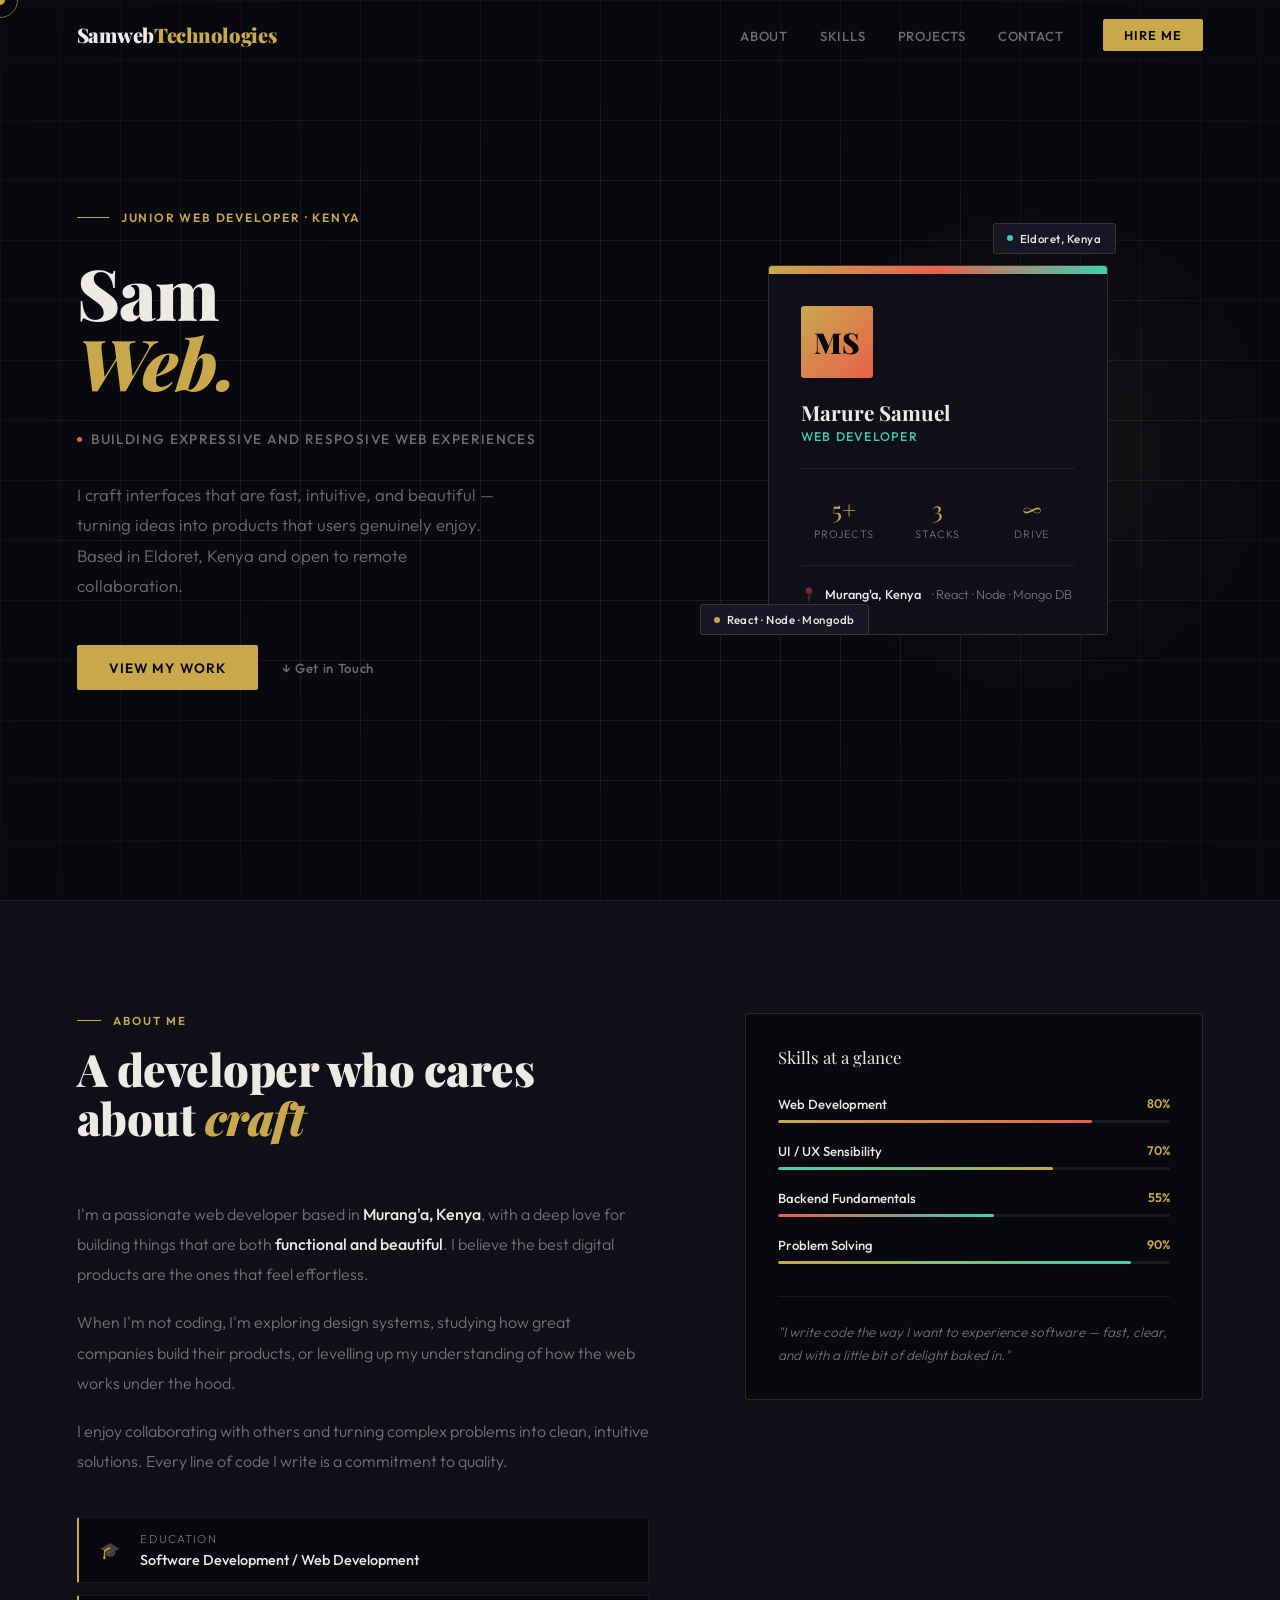
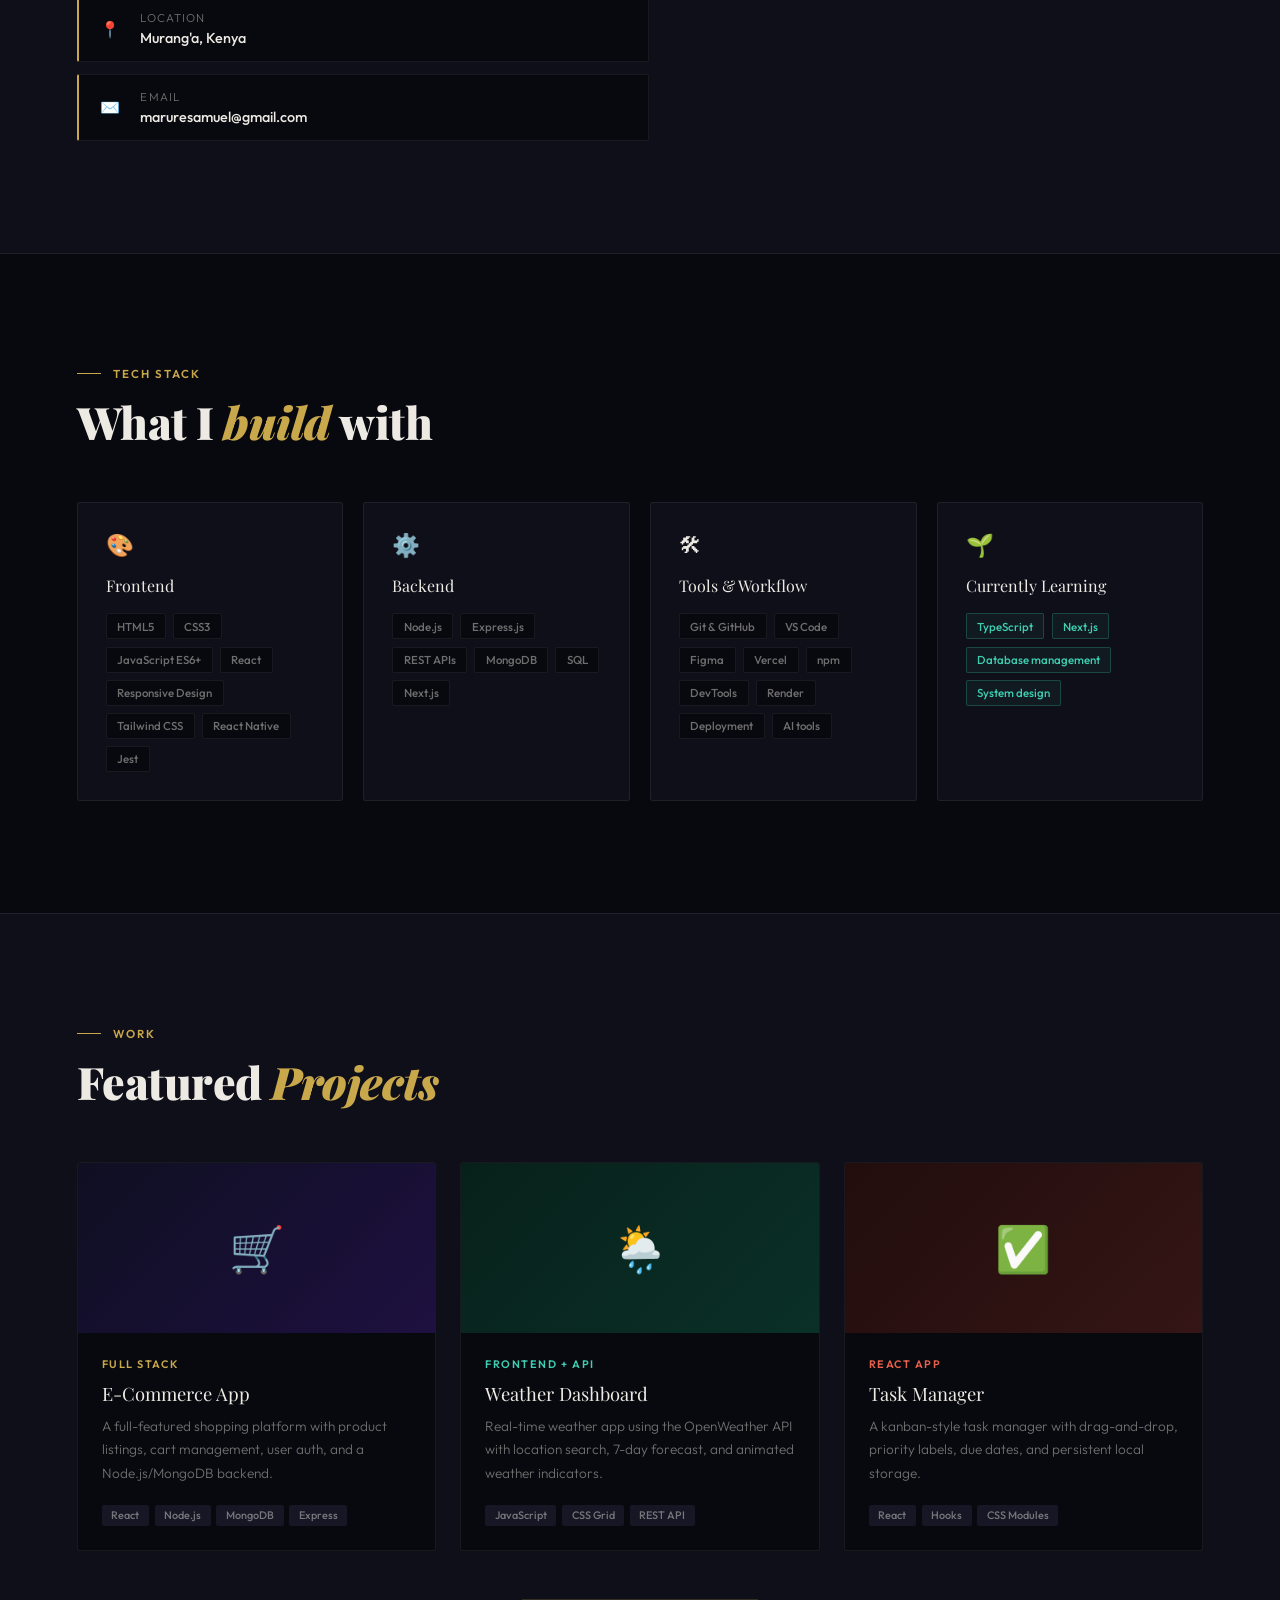
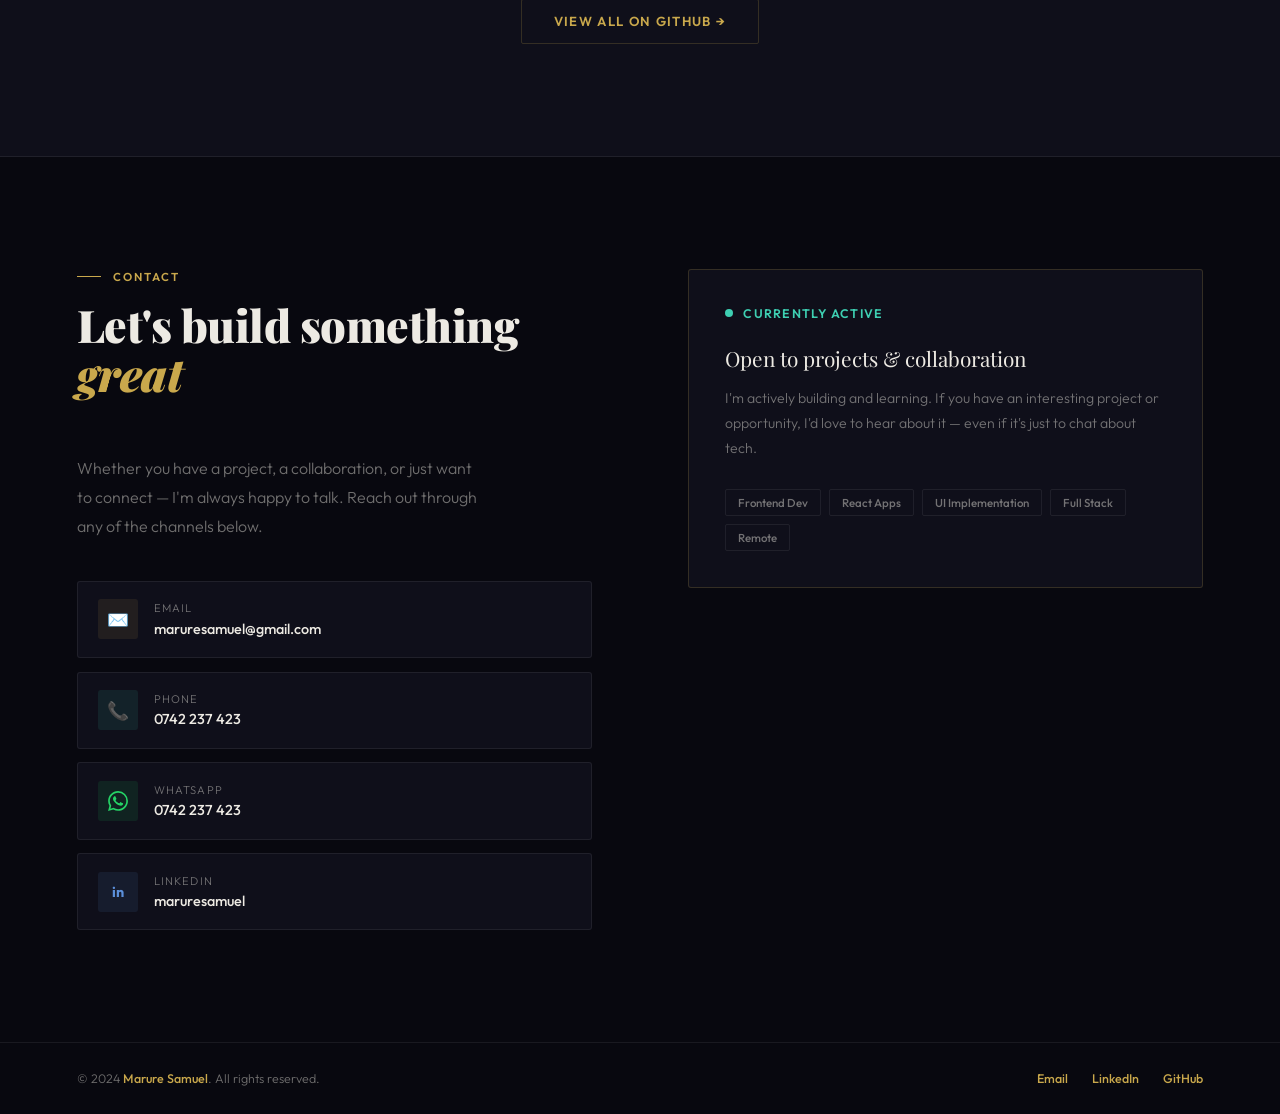
<file: index.html>
<!DOCTYPE html>
<html lang="en">
<head>
  <meta name="google-site-verification" content="IOAaDVIFmBeiCL6PxxvT6s9BntTjz9MoWzpe4LEP1kk" />
  <meta charset="UTF-8"/>
  <meta name="viewport" content="width=device-width, initial-scale=1.0"/>
  <meta
        name="description"
        content="Junior Web Developer based in Eldoret, Kenya. Building fast, beautiful, and responsive web experiences. Open to collaborations."/>
  <title>Samweb technologies</title>
  <link href="https://fonts.googleapis.com/css2?family=Playfair+Display:ital,wght@0,700;0,900;1,700&family=Outfit:wght@300;400;500;600&display=swap" rel="stylesheet"/>
  <link rel="stylesheet" href="styles.css">
</head>
<body>

<div id="cur"></div>
<div id="cur-ring"></div>

<!-- ── NAV ── -->
<nav id="nav">
  <a href="#hero" class="logo">Samweb<em>Technologies</em></a>
  <div class="nav-right">
    <ul class="nav-links">
      <li><a href="#about">About</a></li>
      <li><a href="#skills">Skills</a></li>
      <li><a href="#projects">Projects</a></li>
      <li><a href="#contact">Contact</a></li>
    </ul>
    <a href="https://wa.me/254742237423?text=Hello%20Marure%2C%20I%20visited%20your%20portfolio%20and%20I%20am%20interested%20in%20your%20web%20development%20services.%20I%20would%20love%20to%20discuss%20a%20potential%20project%20with%20you.%20Are%20you%20available%20for%20a%20quick%20chat%3F" class="nav-cta" target="_blank">Hire Me</a>
  </div>
</nav>

<!-- ── HERO ── -->
<section id="hero">
  <div class="hero-left">
    <div class="hero-eyebrow">
      <div class="eyebrow-line"></div>
      <span class="eyebrow-text">Junior web Developer · Kenya</span>
    </div>
    <h1 class="hero-title">
      <span class="name-line">Sam</span>
      <span class="italic-line">Web.</span>
    </h1>
    <div class="hero-role">
      <span class="role-dot"></span>
      Building expressive and resposive web experiences
    </div>
    <p class="hero-desc">
      I craft interfaces that are fast, intuitive, and beautiful — turning ideas into products that users genuinely enjoy. Based in Eldoret, Kenya and open to remote collaboration.
    </p>
    <div class="hero-actions">
      <a href="#projects" class="btn-gold">View My Work</a>
      <a href="#contact" class="btn-ghost">↓ Get in Touch</a>
    </div>
  </div>

  <div class="hero-right">
    <div style="position:relative; padding:1.5rem 2rem;">
      <div class="chip chip-a">
        <span class="chip-dot" style="background:var(--mint)"></span>
        Eldoret, Kenya
      </div>
      <div class="id-card">
        <div class="id-card-top"></div>
        <div class="id-card-body">
          <div class="id-monogram">MS</div>
          <div class="id-name">Marure Samuel</div>
          <div class="id-role-label">Web Developer</div>
          <div class="id-divider"></div>
          <div class="id-stats">
            <div>
              <div class="id-stat-num">5+</div>
              <div class="id-stat-label">Projects</div>
            </div>
            <div>
              <div class="id-stat-num">3</div>
              <div class="id-stat-label">Stacks</div>
            </div>
            <div>
              <div class="id-stat-num">∞</div>
              <div class="id-stat-label">Drive</div>
            </div>
          </div>
          <div class="id-location">📍 <strong>Murang'a, Kenya</strong>&nbsp;·&nbsp;React · Node · Mongo DB</div>
        </div>
      </div>
      <div class="chip chip-b">
        <span class="chip-dot" style="background:var(--gold)"></span>
        React · Node · Mongodb
      </div>
    </div>
  </div>
</section>

<!-- ── ABOUT ── -->
<section id="about">
  <div class="about-layout">
    <div class="reveal">
      <div class="sec-label"><div class="sec-label-line"></div><span class="sec-label-text">About Me</span></div>
      <h2 class="sec-title">A developer who cares about <em>craft</em></h2>
      <div class="about-text">
        <p>I'm a passionate web developer based in <strong>Murang'a, Kenya</strong>, with a deep love for building things that are both <strong>functional and beautiful</strong>. I believe the best digital products are the ones that feel effortless.</p>
        <p>When I'm not coding, I'm exploring design systems, studying how great companies build their products, or levelling up my understanding of how the web works under the hood.</p>
        <p>I enjoy collaborating with others and turning complex problems into clean, intuitive solutions. Every line of code I write is a commitment to quality.</p>
      </div>
      <div class="about-facts">
        <div class="fact-row">
          <span class="fact-icon">🎓</span>
          <div><span class="fact-label">Education</span><span class="fact-value">Software Development / Web Development</span></div>
        </div>
        <div class="fact-row">
          <span class="fact-icon">📍</span>
          <div><span class="fact-label">Location</span><span class="fact-value">Murang'a, Kenya</span></div>
        </div>
        <div class="fact-row">
          <span class="fact-icon">✉️</span>
          <div><span class="fact-label">Email</span><span class="fact-value">maruresamuel@gmail.com</span></div>
        </div>
      </div>
    </div>

    <div class="reveal" style="transition-delay:.15s">
      <div class="glance-card">
        <div class="glance-title">Skills at a glance</div>
        <div class="glance-row">
          <div class="glance-row-top"><span class="glance-skill-name">Web Development</span><span class="glance-pct">80%</span></div>
          <div class="glance-bar"><div class="glance-fill" style="width:80%;background:linear-gradient(90deg,var(--gold),var(--coral));"></div></div>
        </div>
        <div class="glance-row">
          <div class="glance-row-top"><span class="glance-skill-name">UI / UX Sensibility</span><span class="glance-pct">70%</span></div>
          <div class="glance-bar"><div class="glance-fill" style="width:70%;background:linear-gradient(90deg,var(--mint),var(--gold));"></div></div>
        </div>
        <div class="glance-row">
          <div class="glance-row-top"><span class="glance-skill-name">Backend Fundamentals</span><span class="glance-pct">55%</span></div>
          <div class="glance-bar"><div class="glance-fill" style="width:55%;background:linear-gradient(90deg,var(--coral),var(--mint));"></div></div>
        </div>
        <div class="glance-row">
          <div class="glance-row-top"><span class="glance-skill-name">Problem Solving</span><span class="glance-pct">90%</span></div>
          <div class="glance-bar"><div class="glance-fill" style="width:90%;background:linear-gradient(90deg,var(--gold),var(--mint));"></div></div>
        </div>
        <div class="glance-quote">"I write code the way I want to experience software — fast, clear, and with a little bit of delight baked in."</div>
      </div>
    </div>
  </div>
</section>

<!-- ── SKILLS ── -->
<section id="skills">
  <div class="reveal">
    <div class="sec-label"><div class="sec-label-line"></div><span class="sec-label-text">Tech Stack</span></div>
    <h2 class="sec-title">What I <em>build</em> with</h2>
  </div>
  <div class="skills-layout">
    <div class="skill-block reveal">
      <div class="skill-block-icon">🎨</div>
      <div class="skill-block-title">Frontend</div>
      <div class="tag-list">
        <span class="tag">HTML5</span><span class="tag">CSS3</span>
        <span class="tag">JavaScript ES6+</span><span class="tag">React</span>
        <span class="tag">Responsive Design</span><span class="tag">Tailwind CSS</span>
        <span class="tag">React Native</span><span class="tag">Jest</span>
      </div>
    </div>
    <div class="skill-block reveal" style="transition-delay:.08s">
      <div class="skill-block-icon">⚙️</div>
      <div class="skill-block-title">Backend</div>
      <div class="tag-list">
        <span class="tag">Node.js</span><span class="tag">Express.js</span>
        <span class="tag">REST APIs</span><span class="tag">MongoDB</span>
        <span class="tag">SQL</span>
        <span class="tag">Next.js</span>
      </div>
    </div>
    <div class="skill-block reveal" style="transition-delay:.16s">
      <div class="skill-block-icon">🛠</div>
      <div class="skill-block-title">Tools &amp; Workflow</div>
      <div class="tag-list">
        <span class="tag">Git &amp; GitHub</span><span class="tag">VS Code</span>
        <span class="tag">Figma</span><span class="tag">Vercel</span>
        <span class="tag">npm</span><span class="tag">DevTools</span>
        <span class="tag">Render</span><span class="tag">Deployment</span>
         <span class="tag">AI tools</span>
        
      </div>
    </div>
    <div class="skill-block reveal" style="transition-delay:.24s">
      <div class="skill-block-icon">🌱</div>
      <div class="skill-block-title">Currently Learning</div>
      <div class="tag-list">
        <span class="tag learning">TypeScript</span><span class="tag learning">Next.js</span>
        <span class="tag learning">Database management</span><span class="tag learning">System design</span>
      </div>
    </div>
  </div>
</section>

<!-- ── PROJECTS ── -->
<section id="projects">
  <div class="reveal">
    <div class="sec-label"><div class="sec-label-line"></div><span class="sec-label-text">Work</span></div>
    <h2 class="sec-title">Featured <em>Projects</em></h2>
  </div>
  <div class="projects-layout">

    <div class="proj reveal">
      <div class="proj-thumb" style="background:linear-gradient(135deg,#0f0f22,#1e1040);">
        🛒
        <div class="proj-thumb-overlay">
          <a href="#" class="proj-link filled">Live Demo</a>
          <a href="#" class="proj-link outline">GitHub</a>
        </div>
      </div>
      <div class="proj-body">
        <div class="proj-category" style="color:var(--gold)">Full Stack</div>
        <div class="proj-name">E-Commerce App</div>
        <div class="proj-desc">A full-featured shopping platform with product listings, cart management, user auth, and a Node.js/MongoDB backend.</div>
        <div class="proj-stack">
          <span class="proj-chip">React</span><span class="proj-chip">Node.js</span>
          <span class="proj-chip">MongoDB</span><span class="proj-chip">Express</span>
        </div>
      </div>
    </div>

    <div class="proj reveal" style="transition-delay:.1s">
      <div class="proj-thumb" style="background:linear-gradient(135deg,#07211a,#0a3028);">
        🌦️
        <div class="proj-thumb-overlay">
          <a href="#" class="proj-link filled">Live Demo</a>
          <a href="#" class="proj-link outline">GitHub</a>
        </div>
      </div>
      <div class="proj-body">
        <div class="proj-category" style="color:var(--mint)">Frontend + API</div>
        <div class="proj-name">Weather Dashboard</div>
        <div class="proj-desc">Real-time weather app using the OpenWeather API with location search, 7-day forecast, and animated weather indicators.</div>
        <div class="proj-stack">
          <span class="proj-chip">JavaScript</span><span class="proj-chip">CSS Grid</span>
          <span class="proj-chip">REST API</span>
        </div>
      </div>
    </div>

    <div class="proj reveal" style="transition-delay:.2s">
      <div class="proj-thumb" style="background:linear-gradient(135deg,#220d0d,#351515);">
        ✅
        <div class="proj-thumb-overlay">
          <a href="#" class="proj-link filled">Live Demo</a>
          <a href="#" class="proj-link outline">GitHub</a>
        </div>
      </div>
      <div class="proj-body">
        <div class="proj-category" style="color:var(--coral)">React App</div>
        <div class="proj-name">Task Manager</div>
        <div class="proj-desc">A kanban-style task manager with drag-and-drop, priority labels, due dates, and persistent local storage.</div>
        <div class="proj-stack">
          <span class="proj-chip">React</span><span class="proj-chip">Hooks</span>
          <span class="proj-chip">CSS Modules</span>
        </div>
      </div>
    </div>

  </div>
  <div class="view-more reveal">
    <a href="https://github.com/maruresamuel" class="btn-outline" target="_blank">View All on GitHub →</a>
  </div>
</section>

<!-- ── CONTACT ── -->
<section id="contact">
  <div class="contact-layout">
    <div class="reveal">
      <div class="sec-label"><div class="sec-label-line"></div><span class="sec-label-text">Contact</span></div>
      <h2 class="sec-title">Let's build something <em>great</em></h2>
      <p class="contact-sub">Whether you have a project, a collaboration, or just want to connect — I'm always happy to talk. Reach out through any of the channels below.</p>
      <div class="contact-cards">

        <a href="mailto:maruresamuel@gmail.com?subject=Web%20Development%20Enquiry%20%E2%80%94%20Let%27s%20Work%20Together&body=Hello%20Marure%2C%0A%0AI%20came%20across%20your%20portfolio%20and%20I%20am%20impressed%20by%20your%20work.%20I%20am%20interested%20in%20your%20web%20development%20services%20and%20would%20love%20to%20discuss%20a%20potential%20project%20with%20you.%0A%0AHere%20is%20a%20brief%20overview%20of%20what%20I%20have%20in%20mind%3A%0A%0A%5BPlease%20describe%20your%20project%20here%5D%0A%0AKindly%20let%20me%20know%20your%20availability%20for%20a%20call%20or%20meeting.%0A%0ALooking%20forward%20to%20hearing%20from%20you.%0A%0ABest%20regards%2C%0A%5BYour%20Name%5D" class="contact-card c-email">
          <div class="cc-icon" style="background:rgba(201,168,76,0.1);">✉️</div>
          <div>
            <span class="cc-label">Email</span>
            <span class="cc-value">maruresamuel@gmail.com</span>
          </div>
        </a>

        <a href="tel:+254742237423" class="contact-card c-phone">
          <div class="cc-icon" style="background:rgba(62,207,178,0.1);">📞</div>
          <div>
            <span class="cc-label">Phone</span>
            <span class="cc-value">0742 237 423</span>
          </div>
        </a>

        <!-- WhatsApp with pre-filled professional message -->
        <a href="https://wa.me/254742237423?text=Hello%20Marure%2C%20I%20visited%20your%20portfolio%20and%20I%20am%20interested%20in%20your%20web%20development%20services.%20I%20would%20love%20to%20discuss%20a%20potential%20project%20with%20you.%20Are%20you%20available%20for%20a%20quick%20chat%3F"
           class="contact-card c-whatsapp" target="_blank">
          <div class="cc-icon" style="background:rgba(37,211,102,0.1);">
            <svg width="20" height="20" viewBox="0 0 24 24" fill="#25d366">
              <path d="M17.472 14.382c-.297-.149-1.758-.867-2.03-.967-.273-.099-.471-.148-.67.15-.197.297-.767.966-.94 1.164-.173.199-.347.223-.644.075-.297-.15-1.255-.463-2.39-1.475-.883-.788-1.48-1.761-1.653-2.059-.173-.297-.018-.458.13-.606.134-.133.298-.347.446-.52.149-.174.198-.298.298-.497.099-.198.05-.371-.025-.52-.075-.149-.669-1.612-.916-2.207-.242-.579-.487-.5-.669-.51-.173-.008-.371-.01-.57-.01-.198 0-.52.074-.792.372-.272.297-1.04 1.016-1.04 2.479 0 1.462 1.065 2.875 1.213 3.074.149.198 2.096 3.2 5.077 4.487.709.306 1.262.489 1.694.625.712.227 1.36.195 1.871.118.571-.085 1.758-.719 2.006-1.413.248-.694.248-1.289.173-1.413-.074-.124-.272-.198-.57-.347m-5.421 7.403h-.004a9.87 9.87 0 01-5.031-1.378l-.361-.214-3.741.982.998-3.648-.235-.374a9.86 9.86 0 01-1.51-5.26c.001-5.45 4.436-9.884 9.888-9.884 2.64 0 5.122 1.03 6.988 2.898a9.825 9.825 0 012.893 6.994c-.003 5.45-4.437 9.884-9.885 9.884m8.413-18.297A11.815 11.815 0 0012.05 0C5.495 0 .16 5.335.157 11.892c0 2.096.547 4.142 1.588 5.945L.057 24l6.305-1.654a11.882 11.882 0 005.683 1.448h.005c6.554 0 11.89-5.335 11.893-11.893a11.821 11.821 0 00-3.48-8.413z"/>
            </svg>
          </div>
          <div>
            <span class="cc-label">WhatsApp</span>
            <span class="cc-value">0742 237 423</span>
          </div>
        </a>

        <a href="https://linkedin.com/in/maruresamuel" class="contact-card c-li" target="_blank">
          <div class="cc-icon" style="background:rgba(91,143,217,0.1); font-weight:700; font-size:.9rem; color:#5b8fd9;">in</div>
          <div>
            <span class="cc-label">LinkedIn</span>
            <span class="cc-value">maruresamuel</span>
          </div>
        </a>

      </div>
    </div>

    <div class="reveal" style="transition-delay:.15s">
      <div class="avail-block">
        <div class="avail-status"><span class="avail-dot"></span>Currently Active</div>
        <div class="avail-title">Open to projects &amp; collaboration</div>
        <div class="avail-desc">I'm actively building and learning. If you have an interesting project or opportunity, I'd love to hear about it — even if it's just to chat about tech.</div>
        <div class="avail-tags">
          <span class="avail-tag">Frontend Dev</span>
          <span class="avail-tag">React Apps</span>
          <span class="avail-tag">UI Implementation</span>
          <span class="avail-tag">Full Stack</span>
          <span class="avail-tag">Remote</span>
        </div>
      </div>
    </div>
  </div>
</section>

<!-- ── FOOTER ── -->
<footer>
  <span>© 2024 <a href="#hero">Marure Samuel</a>. All rights reserved.</span>
  <div class="footer-links">
    <a href="mailto:maruresamuel@gmail.com?subject=Web%20Development%20Enquiry%20%E2%80%94%20Let%27s%20Work%20Together&body=Hello%20Marure%2C%0A%0AI%20came%20across%20your%20portfolio%20and%20I%20am%20impressed%20by%20your%20work.%20I%20am%20interested%20in%20your%20web%20development%20services%20and%20would%20love%20to%20discuss%20a%20potential%20project%20with%20you.%0A%0AHere%20is%20a%20brief%20overview%20of%20what%20I%20have%20in%20mind%3A%0A%0A%5BPlease%20describe%20your%20project%20here%5D%0A%0AKindly%20let%20me%20know%20your%20availability%20for%20a%20call%20or%20meeting.%0A%0ALooking%20forward%20to%20hearing%20from%20you.%0A%0ABest%20regards%2C%0A%5BYour%20Name%5D">Email</a>
    <a href="https://linkedin.com/in/maruresamuel" target="_blank">LinkedIn</a>
    <a href="https://github.com/maruresamuel" target="_blank">GitHub</a>
  </div>
</footer>
  
  <script src="script.js"></script>

</body>
</html>
</file>
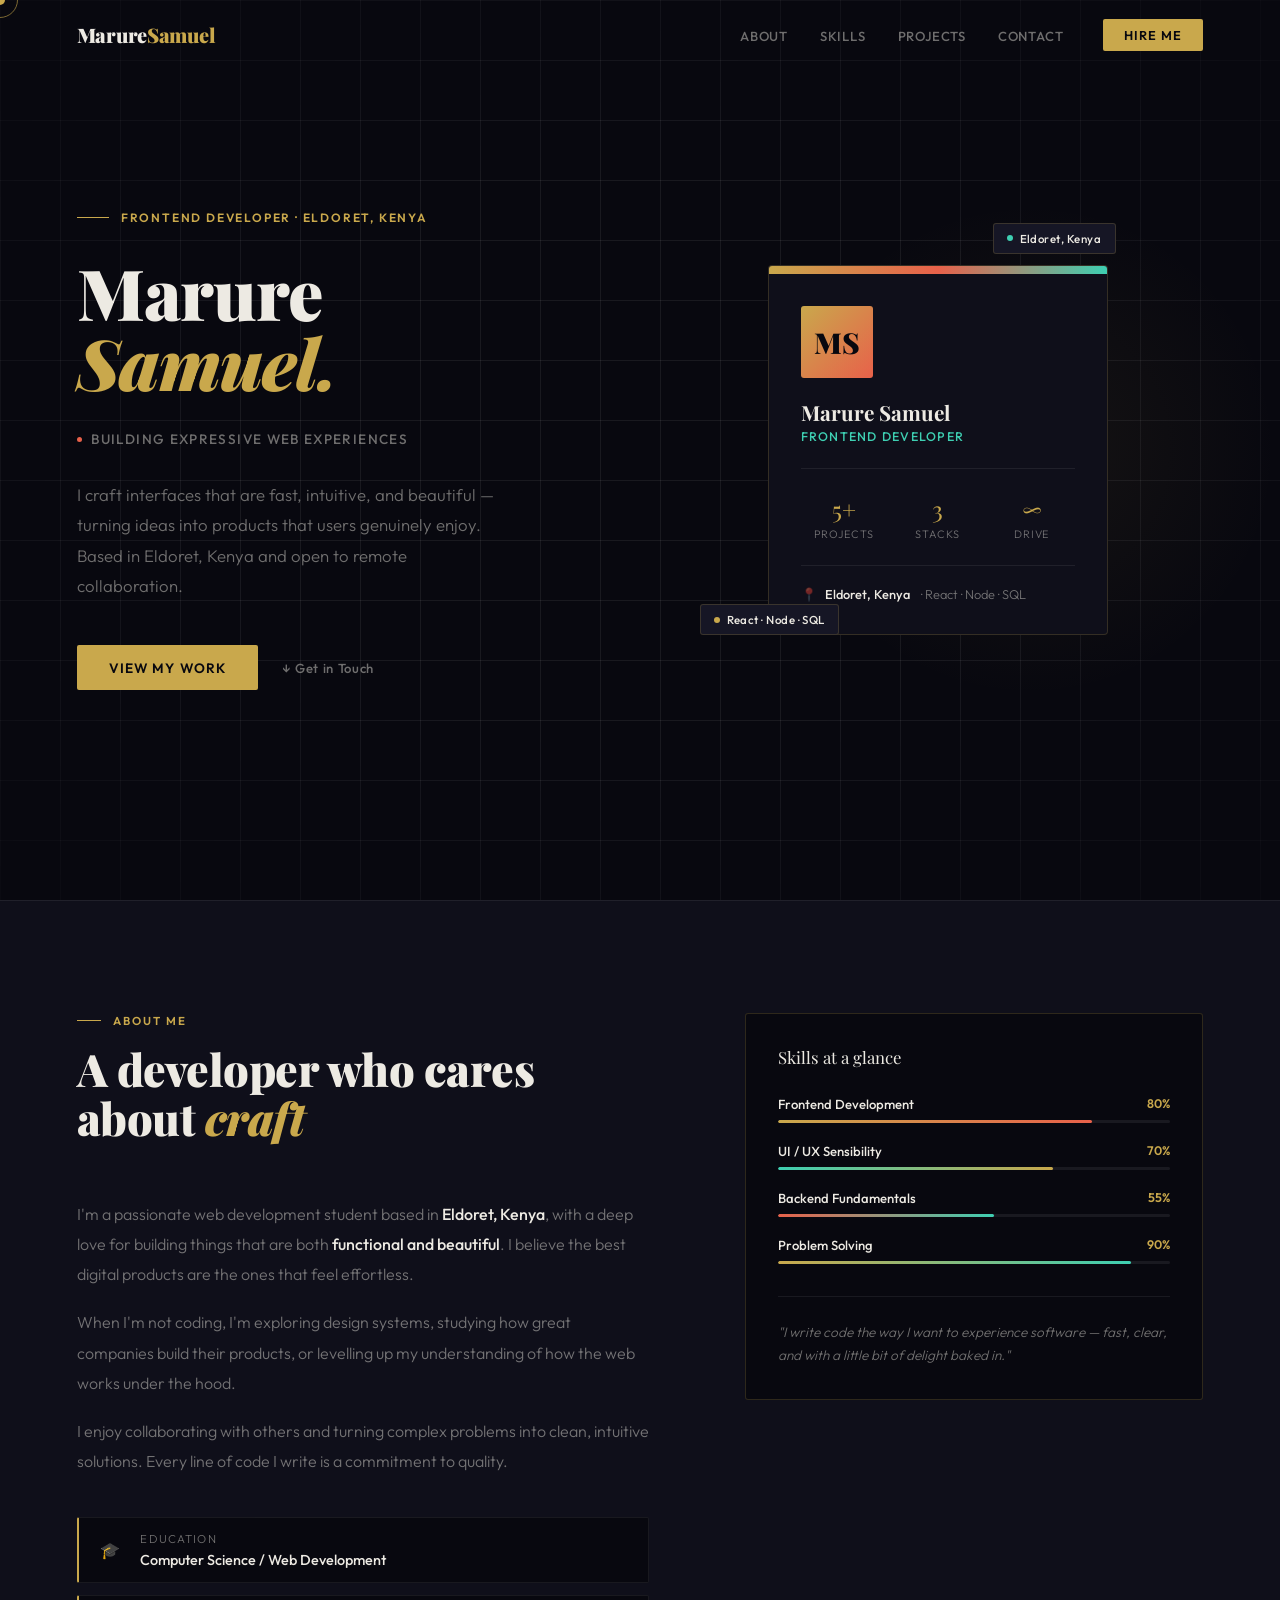
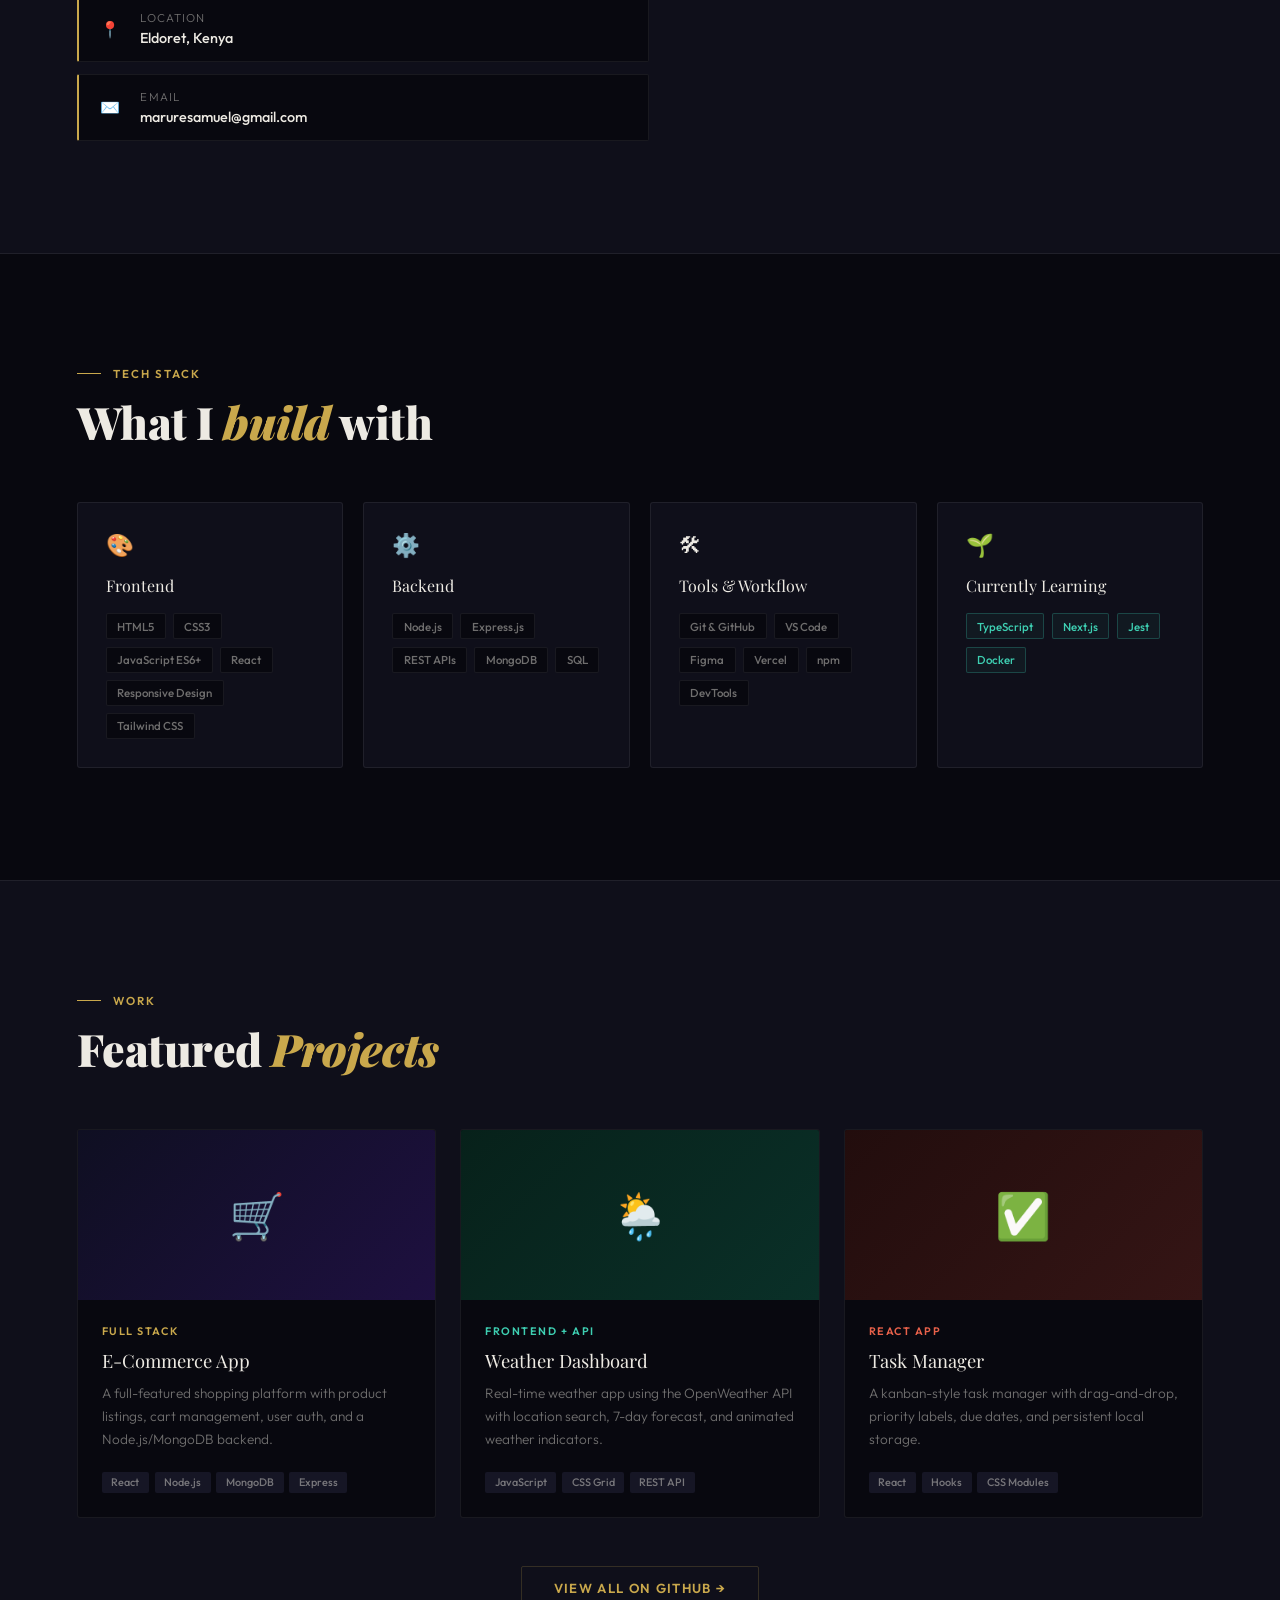
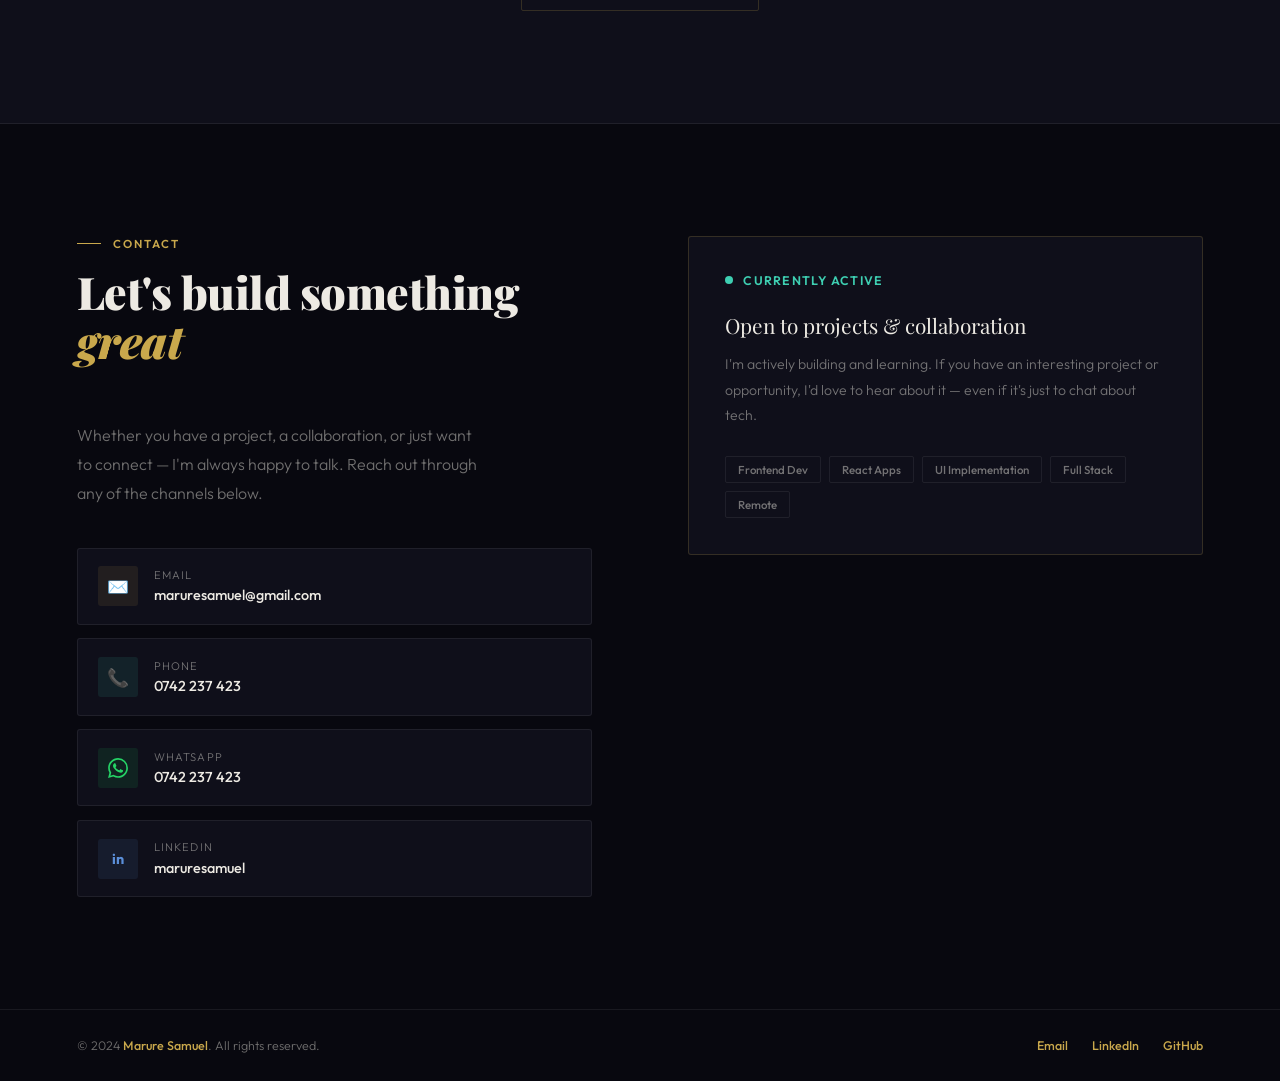
<file: samtech personal portofolio.html>
<!DOCTYPE html>
<html lang="en">
<head>
  <meta charset="UTF-8"/>
  <meta name="viewport" content="width=device-width, initial-scale=1.0"/>
  <title>Marure Samuel — Frontend Developer</title>
  <link href="https://fonts.googleapis.com/css2?family=Playfair+Display:ital,wght@0,700;0,900;1,700&family=Outfit:wght@300;400;500;600&display=swap" rel="stylesheet"/>
  <style>
    *, *::before, *::after { margin: 0; padding: 0; box-sizing: border-box; }

    :root {
      --bg:       #08080f;
      --surface:  #0f0f1a;
      --surface2: #161625;
      --gold:     #c9a84c;
      --gold-lt:  #e8c97a;
      --coral:    #e8614a;
      --mint:     #3ecfb2;
      --text:     #edeae3;
      --muted:    rgba(237,234,227,0.45);
      --border:   rgba(255,255,255,0.07);
      --border2:  rgba(201,168,76,0.2);
    }

    html { scroll-behavior: smooth; }

    body {
      background: var(--bg);
      color: var(--text);
      font-family: 'Outfit', sans-serif;
      font-weight: 300;
      overflow-x: hidden;
      cursor: none;
    }

    /* ── CURSOR ── */
    #cur {
      width:10px; height:10px; background:var(--gold);
      border-radius:50%; position:fixed; top:0; left:0;
      pointer-events:none; z-index:9999;
      transform:translate(-50%,-50%);
    }
    #cur-ring {
      width:36px; height:36px; border:1px solid var(--gold);
      border-radius:50%; position:fixed; top:0; left:0;
      pointer-events:none; z-index:9998;
      transform:translate(-50%,-50%);
      transition:width .25s, height .25s; opacity:.6;
    }

    /* ── NAV ── */
    nav {
      position:fixed; top:0; left:0; right:0; z-index:200;
      padding:0 6vw; height:70px;
      display:flex; align-items:center; justify-content:space-between;
      transition:background .4s, border-color .4s;
      border-bottom:1px solid transparent;
    }
    nav.stuck {
      background:rgba(8,8,15,0.92);
      backdrop-filter:blur(20px);
      border-color:var(--border);
    }
    .logo {
      font-family:'Playfair Display', serif;
      font-weight:900; font-size:1.25rem;
      color:var(--text); text-decoration:none; letter-spacing:-0.3px;
    }
    .logo em { color:var(--gold); font-style:normal; }
    .nav-right { display:flex; align-items:center; gap:2.5rem; }
    .nav-links { display:flex; gap:2rem; list-style:none; }
    .nav-links a {
      font-size:.82rem; font-weight:500; letter-spacing:.06em; text-transform:uppercase;
      color:var(--muted); text-decoration:none; transition:color .2s;
    }
    .nav-links a:hover { color:var(--text); }
    .nav-cta {
      font-size:.8rem; font-weight:600; letter-spacing:.08em; text-transform:uppercase;
      color:var(--bg); background:var(--gold);
      padding:.5rem 1.3rem; border-radius:2px; text-decoration:none;
      transition:background .2s, transform .2s;
    }
    .nav-cta:hover { background:var(--gold-lt); transform:translateY(-1px); }

    /* ── HERO ── */
    #hero {
      min-height:100vh;
      display:grid; grid-template-columns:1fr 1fr;
      padding:0 6vw; align-items:center; gap:4rem;
      position:relative; overflow:hidden;
    }
    #hero::before {
      content:''; position:absolute; inset:0;
      background-image:
        linear-gradient(var(--border) 1px, transparent 1px),
        linear-gradient(90deg, var(--border) 1px, transparent 1px);
      background-size:60px 60px;
      mask-image:radial-gradient(ellipse 80% 80% at 50% 50%, black 40%, transparent 100%);
      pointer-events:none;
    }
    #hero::after {
      content:''; position:absolute;
      width:500px; height:500px;
      background:radial-gradient(circle, rgba(201,168,76,0.07) 0%, transparent 70%);
      top:50%; right:0; transform:translateY(-50%); pointer-events:none;
    }
    .hero-left { position:relative; z-index:1; }
    .hero-eyebrow {
      display:flex; align-items:center; gap:.75rem; margin-bottom:2rem;
      opacity:0; animation:fadeUp .6s .1s ease forwards;
    }
    .eyebrow-line { width:32px; height:1px; background:var(--gold); }
    .eyebrow-text { font-size:.75rem; font-weight:600; letter-spacing:.15em; text-transform:uppercase; color:var(--gold); }
    .hero-title {
      font-family:'Playfair Display', serif; font-weight:900;
      font-size:clamp(3rem, 5.5vw, 5.5rem);
      line-height:1.0; letter-spacing:-1px; margin-bottom:1.75rem;
      opacity:0; animation:fadeUp .6s .2s ease forwards;
    }
    .hero-title .name-line { display:block; }
    .hero-title .italic-line { display:block; font-style:italic; color:var(--gold); }
    .hero-role {
      display:inline-flex; align-items:center; gap:.6rem;
      font-size:.85rem; font-weight:500; letter-spacing:.1em; text-transform:uppercase;
      color:var(--muted); margin-bottom:2rem;
      opacity:0; animation:fadeUp .6s .3s ease forwards;
    }
    .role-dot { width:5px; height:5px; border-radius:50%; background:var(--coral); }
    .hero-desc {
      font-size:1.05rem; line-height:1.8; color:var(--muted); max-width:420px;
      margin-bottom:2.75rem;
      opacity:0; animation:fadeUp .6s .4s ease forwards;
    }
    .hero-actions {
      display:flex; align-items:center; gap:1.5rem;
      opacity:0; animation:fadeUp .6s .5s ease forwards;
    }
    .btn-gold {
      background:var(--gold); color:var(--bg);
      font-family:'Outfit',sans-serif; font-weight:600;
      font-size:.85rem; letter-spacing:.08em; text-transform:uppercase;
      padding:.85rem 2rem; border-radius:2px; text-decoration:none;
      transition:background .2s, transform .2s, box-shadow .2s;
    }
    .btn-gold:hover { background:var(--gold-lt); transform:translateY(-2px); box-shadow:0 12px 32px rgba(201,168,76,0.25); }
    .btn-ghost {
      font-size:.82rem; font-weight:500; letter-spacing:.05em;
      color:var(--muted); text-decoration:none;
      display:flex; align-items:center; gap:.4rem; transition:color .2s;
    }
    .btn-ghost:hover { color:var(--text); }

    /* Hero card */
    .hero-right {
      position:relative; z-index:1;
      display:flex; justify-content:center;
      opacity:0; animation:fadeUp .7s .4s ease forwards;
    }
    .id-card {
      width:340px; background:var(--surface);
      border:1px solid var(--border2); border-radius:4px; overflow:hidden;
    }
    .id-card-top { height:8px; background:linear-gradient(90deg, var(--gold), var(--coral), var(--mint)); }
    .id-card-body { padding:2rem; }
    .id-monogram {
      width:72px; height:72px;
      background:linear-gradient(135deg, var(--gold), var(--coral));
      border-radius:3px; display:flex; align-items:center; justify-content:center;
      font-family:'Playfair Display',serif; font-weight:900;
      font-size:1.8rem; color:var(--bg); margin-bottom:1.25rem;
    }
    .id-name { font-family:'Playfair Display',serif; font-size:1.3rem; font-weight:700; margin-bottom:.2rem; }
    .id-role-label { font-size:.78rem; letter-spacing:.1em; text-transform:uppercase; color:var(--mint); margin-bottom:1.5rem; font-weight:500; }
    .id-divider { height:1px; background:var(--border); margin-bottom:1.5rem; }
    .id-stats { display:grid; grid-template-columns:1fr 1fr 1fr; gap:.5rem; text-align:center; }
    .id-stat-num { font-family:'Playfair Display',serif; font-size:1.5rem; color:var(--gold); }
    .id-stat-label { font-size:.68rem; color:var(--muted); text-transform:uppercase; letter-spacing:.08em; margin-top:.15rem; }
    .id-location {
      margin-top:1.5rem; padding-top:1.25rem; border-top:1px solid var(--border);
      font-size:.8rem; color:var(--muted); display:flex; align-items:center; gap:.5rem;
    }
    .id-location strong { color:var(--text); font-weight:500; }
    .chip {
      position:absolute; background:var(--surface2); border:1px solid var(--border2);
      border-radius:3px; padding:.45rem .85rem;
      font-size:.72rem; font-weight:500; letter-spacing:.04em;
      display:flex; align-items:center; gap:.4rem;
      animation:chipFloat 4s ease-in-out infinite;
    }
    .chip-dot { width:6px; height:6px; border-radius:50%; }
    .chip-a { top:-18px; right:24px; animation-delay:0s; }
    .chip-b { bottom:24px; left:-36px; animation-delay:2s; }
    @keyframes chipFloat { 0%,100%{transform:translateY(0);} 50%{transform:translateY(-7px);} }

    /* ── SECTION BASE ── */
    section { padding:7rem 6vw; position:relative; }
    .sec-label { display:flex; align-items:center; gap:.75rem; margin-bottom:1rem; }
    .sec-label-line { width:24px; height:1px; background:var(--gold); }
    .sec-label-text { font-size:.72rem; font-weight:600; letter-spacing:.18em; text-transform:uppercase; color:var(--gold); }
    .sec-title {
      font-family:'Playfair Display',serif; font-weight:900;
      font-size:clamp(2rem, 3.5vw, 3rem);
      letter-spacing:-0.5px; line-height:1.1; margin-bottom:3.5rem;
    }
    .sec-title em { font-style:italic; color:var(--gold); }
    .reveal { opacity:0; transform:translateY(28px); transition:opacity .7s ease, transform .7s ease; }
    .reveal.on { opacity:1; transform:translateY(0); }

    /* ── ABOUT ── */
    #about { background:var(--surface); border-top:1px solid var(--border); border-bottom:1px solid var(--border); }
    .about-layout { display:grid; grid-template-columns:5fr 4fr; gap:6rem; align-items:start; }
    .about-text p { color:var(--muted); line-height:1.9; margin-bottom:1.1rem; font-size:1rem; }
    .about-text p strong { color:var(--text); font-weight:500; }
    .about-facts { margin-top:2.5rem; display:flex; flex-direction:column; gap:.75rem; }
    .fact-row {
      display:flex; align-items:center; gap:1rem;
      padding:.85rem 1.1rem; background:var(--bg);
      border:1px solid var(--border); border-left:2px solid var(--gold);
      border-radius:2px; transition:border-color .2s, transform .2s;
    }
    .fact-row:hover { border-color:var(--border2); transform:translateX(4px); }
    .fact-icon { font-size:1rem; width:28px; text-align:center; flex-shrink:0; }
    .fact-label { font-size:.72rem; text-transform:uppercase; letter-spacing:.1em; color:var(--muted); display:block; margin-bottom:.15rem; }
    .fact-value { font-size:.9rem; font-weight:500; color:var(--text); }
    .glance-card {
      background:var(--bg); border:1px solid var(--border2);
      border-radius:3px; padding:2rem; position:sticky; top:90px;
    }
    .glance-title { font-family:'Playfair Display',serif; font-size:1.05rem; margin-bottom:1.75rem; }
    .glance-row { margin-bottom:1.25rem; }
    .glance-row-top { display:flex; justify-content:space-between; margin-bottom:.5rem; }
    .glance-skill-name { font-size:.82rem; font-weight:500; color:var(--text); }
    .glance-pct { font-size:.78rem; color:var(--gold); font-weight:600; }
    .glance-bar { height:3px; background:var(--border); border-radius:2px; overflow:hidden; }
    .glance-fill { height:100%; border-radius:2px; }
    .glance-quote {
      margin-top:2rem; padding-top:1.5rem; border-top:1px solid var(--border);
      font-size:.85rem; color:var(--muted); font-style:italic; line-height:1.7;
    }

    /* ── SKILLS ── */
    #skills { background:var(--bg); }
    .skills-layout { display:grid; grid-template-columns:repeat(4,1fr); gap:1.25rem; }
    .skill-block {
      background:var(--surface); border:1px solid var(--border);
      border-radius:3px; padding:1.75rem;
      transition:border-color .25s, transform .25s;
    }
    .skill-block:hover { border-color:var(--border2); transform:translateY(-3px); }
    .skill-block-icon { font-size:1.4rem; margin-bottom:1rem; }
    .skill-block-title { font-family:'Playfair Display',serif; font-size:1rem; margin-bottom:1.1rem; }
    .tag-list { display:flex; flex-wrap:wrap; gap:.45rem; }
    .tag {
      font-size:.72rem; font-weight:500; padding:.28rem .65rem;
      border-radius:2px; background:var(--bg); border:1px solid var(--border);
      color:var(--muted); transition:border-color .2s, color .2s;
    }
    .tag:hover { border-color:var(--gold); color:var(--gold); }
    .tag.learning { border-color:rgba(62,207,178,0.25); color:var(--mint); background:rgba(62,207,178,0.05); }

    /* ── PROJECTS ── */
    #projects { background:var(--surface); border-top:1px solid var(--border); border-bottom:1px solid var(--border); }
    .projects-layout { display:grid; grid-template-columns:repeat(3,1fr); gap:1.5rem; }
    .proj {
      background:var(--bg); border:1px solid var(--border);
      border-radius:3px; overflow:hidden; display:flex; flex-direction:column;
      transition:border-color .25s, transform .3s, box-shadow .3s;
    }
    .proj:hover { border-color:var(--border2); transform:translateY(-5px); box-shadow:0 24px 48px rgba(0,0,0,0.4); }
    .proj:hover .proj-thumb-overlay { opacity:1; }
    .proj-thumb {
      height:170px; position:relative;
      display:flex; align-items:center; justify-content:center;
      font-size:2.8rem;
    }
    .proj-thumb-overlay {
      position:absolute; inset:0; background:rgba(8,8,15,0.78);
      display:flex; align-items:center; justify-content:center; gap:.85rem;
      opacity:0; transition:opacity .3s;
    }
    .proj-link {
      font-size:.75rem; font-weight:600; letter-spacing:.08em; text-transform:uppercase;
      padding:.5rem 1.1rem; border-radius:2px; text-decoration:none; transition:background .2s;
    }
    .proj-link.filled { background:var(--gold); color:var(--bg); }
    .proj-link.filled:hover { background:var(--gold-lt); }
    .proj-link.outline { border:1px solid rgba(255,255,255,0.3); color:var(--text); }
    .proj-link.outline:hover { border-color:var(--text); }
    .proj-body { padding:1.5rem; flex:1; display:flex; flex-direction:column; }
    .proj-category { font-size:.68rem; font-weight:600; letter-spacing:.14em; text-transform:uppercase; margin-bottom:.6rem; }
    .proj-name { font-family:'Playfair Display',serif; font-size:1.15rem; margin-bottom:.6rem; }
    .proj-desc { font-size:.85rem; color:var(--muted); line-height:1.7; flex:1; margin-bottom:1.25rem; }
    .proj-stack { display:flex; flex-wrap:wrap; gap:.35rem; }
    .proj-chip { font-size:.68rem; font-weight:500; padding:.22rem .6rem; border-radius:2px; background:var(--surface2); color:var(--muted); }
    .view-more { text-align:center; margin-top:3rem; }
    .btn-outline {
      display:inline-flex; align-items:center; gap:.5rem;
      font-size:.82rem; font-weight:600; letter-spacing:.1em; text-transform:uppercase;
      color:var(--gold); border:1px solid var(--border2);
      padding:.85rem 2rem; border-radius:2px; text-decoration:none;
      transition:background .2s, transform .2s;
    }
    .btn-outline:hover { background:rgba(201,168,76,0.08); transform:translateY(-2px); }

    /* ── CONTACT ── */
    #contact { background:var(--bg); }
    .contact-layout { display:grid; grid-template-columns:1fr 1fr; gap:6rem; align-items:start; }
    .contact-sub { color:var(--muted); line-height:1.8; margin-bottom:2.5rem; font-size:1rem; max-width:400px; }
    .contact-cards { display:flex; flex-direction:column; gap:.85rem; }
    .contact-card {
      display:flex; align-items:center; gap:1rem;
      background:var(--surface); border:1px solid var(--border);
      padding:1.1rem 1.25rem; border-radius:3px; text-decoration:none; color:var(--text);
      transition:border-color .2s, transform .2s, background .2s;
    }
    .contact-card:hover { transform:translateX(5px); }
    .contact-card.c-email:hover     { border-color:var(--gold);  background:rgba(201,168,76,0.05); }
    .contact-card.c-phone:hover     { border-color:var(--mint);  background:rgba(62,207,178,0.05); }
    .contact-card.c-whatsapp:hover  { border-color:#25d366;      background:rgba(37,211,102,0.05); }
    .contact-card.c-li:hover        { border-color:#5b8fd9;      background:rgba(91,143,217,0.05); }
    .cc-icon {
      width:40px; height:40px; border-radius:3px;
      display:flex; align-items:center; justify-content:center;
      font-size:1.1rem; flex-shrink:0;
    }
    .cc-label { font-size:.7rem; text-transform:uppercase; letter-spacing:.1em; color:var(--muted); display:block; margin-bottom:.15rem; }
    .cc-value { font-size:.9rem; font-weight:500; }
    .avail-block {
      background:var(--surface); border:1px solid var(--border2);
      border-radius:3px; padding:2.25rem;
    }
    .avail-status {
      display:flex; align-items:center; gap:.65rem;
      font-size:.78rem; font-weight:600; letter-spacing:.1em; text-transform:uppercase;
      color:var(--mint); margin-bottom:1.5rem;
    }
    .avail-dot { width:8px; height:8px; border-radius:50%; background:var(--mint); animation:pulse 1.8s infinite; }
    @keyframes pulse { 0%,100%{opacity:1;box-shadow:0 0 0 0 rgba(62,207,178,0.4);} 60%{opacity:.7;box-shadow:0 0 0 6px transparent;} }
    .avail-title { font-family:'Playfair Display',serif; font-size:1.3rem; margin-bottom:.85rem; line-height:1.3; }
    .avail-desc { font-size:.88rem; color:var(--muted); line-height:1.8; margin-bottom:1.75rem; }
    .avail-tags { display:flex; flex-wrap:wrap; gap:.5rem; }
    .avail-tag { font-size:.72rem; font-weight:500; padding:.3rem .75rem; border-radius:2px; border:1px solid var(--border); color:var(--muted); }

    /* ── FOOTER ── */
    footer {
      border-top:1px solid var(--border); padding:1.75rem 6vw;
      display:flex; justify-content:space-between; align-items:center;
      font-size:.78rem; color:var(--muted);
    }
    footer a { color:var(--gold); text-decoration:none; font-weight:500; }
    .footer-links { display:flex; gap:1.5rem; }

    @keyframes fadeUp { from{opacity:0;transform:translateY(18px);} to{opacity:1;transform:translateY(0);} }

    /* ── RESPONSIVE ── */
    @media(max-width:900px) {
      #hero { grid-template-columns:1fr; padding-top:7rem; }
      .hero-right { display:none; }
      .about-layout, .contact-layout { grid-template-columns:1fr; gap:3rem; }
      .skills-layout { grid-template-columns:1fr 1fr; }
      .projects-layout { grid-template-columns:1fr; }
      .nav-links, .nav-cta { display:none; }
      footer { flex-direction:column; gap:.75rem; text-align:center; }
    }
    @media(max-width:600px) {
      .skills-layout { grid-template-columns:1fr; }
      section { padding:5rem 5vw; }
    }
  </style>
</head>
<body>

<div id="cur"></div>
<div id="cur-ring"></div>

<!-- ── NAV ── -->
<nav id="nav">
  <a href="#hero" class="logo">Marure<em>Samuel</em></a>
  <div class="nav-right">
    <ul class="nav-links">
      <li><a href="#about">About</a></li>
      <li><a href="#skills">Skills</a></li>
      <li><a href="#projects">Projects</a></li>
      <li><a href="#contact">Contact</a></li>
    </ul>
    <a href="https://wa.me/254742237423?text=Hello%20Marure%2C%20I%20visited%20your%20portfolio%20and%20I%20am%20interested%20in%20your%20web%20development%20services.%20I%20would%20love%20to%20discuss%20a%20potential%20project%20with%20you.%20Are%20you%20available%20for%20a%20quick%20chat%3F" class="nav-cta" target="_blank">Hire Me</a>
  </div>
</nav>

<!-- ── HERO ── -->
<section id="hero">
  <div class="hero-left">
    <div class="hero-eyebrow">
      <div class="eyebrow-line"></div>
      <span class="eyebrow-text">Frontend Developer · Eldoret, Kenya</span>
    </div>
    <h1 class="hero-title">
      <span class="name-line">Marure</span>
      <span class="italic-line">Samuel.</span>
    </h1>
    <div class="hero-role">
      <span class="role-dot"></span>
      Building expressive web experiences
    </div>
    <p class="hero-desc">
      I craft interfaces that are fast, intuitive, and beautiful — turning ideas into products that users genuinely enjoy. Based in Eldoret, Kenya and open to remote collaboration.
    </p>
    <div class="hero-actions">
      <a href="#projects" class="btn-gold">View My Work</a>
      <a href="#contact" class="btn-ghost">↓ Get in Touch</a>
    </div>
  </div>

  <div class="hero-right">
    <div style="position:relative; padding:1.5rem 2rem;">
      <div class="chip chip-a">
        <span class="chip-dot" style="background:var(--mint)"></span>
        Eldoret, Kenya
      </div>
      <div class="id-card">
        <div class="id-card-top"></div>
        <div class="id-card-body">
          <div class="id-monogram">MS</div>
          <div class="id-name">Marure Samuel</div>
          <div class="id-role-label">Frontend Developer</div>
          <div class="id-divider"></div>
          <div class="id-stats">
            <div>
              <div class="id-stat-num">5+</div>
              <div class="id-stat-label">Projects</div>
            </div>
            <div>
              <div class="id-stat-num">3</div>
              <div class="id-stat-label">Stacks</div>
            </div>
            <div>
              <div class="id-stat-num">∞</div>
              <div class="id-stat-label">Drive</div>
            </div>
          </div>
          <div class="id-location">📍 <strong>Eldoret, Kenya</strong>&nbsp;·&nbsp;React · Node · SQL</div>
        </div>
      </div>
      <div class="chip chip-b">
        <span class="chip-dot" style="background:var(--gold)"></span>
        React · Node · SQL
      </div>
    </div>
  </div>
</section>

<!-- ── ABOUT ── -->
<section id="about">
  <div class="about-layout">
    <div class="reveal">
      <div class="sec-label"><div class="sec-label-line"></div><span class="sec-label-text">About Me</span></div>
      <h2 class="sec-title">A developer who cares about <em>craft</em></h2>
      <div class="about-text">
        <p>I'm a passionate web development student based in <strong>Eldoret, Kenya</strong>, with a deep love for building things that are both <strong>functional and beautiful</strong>. I believe the best digital products are the ones that feel effortless.</p>
        <p>When I'm not coding, I'm exploring design systems, studying how great companies build their products, or levelling up my understanding of how the web works under the hood.</p>
        <p>I enjoy collaborating with others and turning complex problems into clean, intuitive solutions. Every line of code I write is a commitment to quality.</p>
      </div>
      <div class="about-facts">
        <div class="fact-row">
          <span class="fact-icon">🎓</span>
          <div><span class="fact-label">Education</span><span class="fact-value">Computer Science / Web Development</span></div>
        </div>
        <div class="fact-row">
          <span class="fact-icon">📍</span>
          <div><span class="fact-label">Location</span><span class="fact-value">Eldoret, Kenya</span></div>
        </div>
        <div class="fact-row">
          <span class="fact-icon">✉️</span>
          <div><span class="fact-label">Email</span><span class="fact-value">maruresamuel@gmail.com</span></div>
        </div>
      </div>
    </div>

    <div class="reveal" style="transition-delay:.15s">
      <div class="glance-card">
        <div class="glance-title">Skills at a glance</div>
        <div class="glance-row">
          <div class="glance-row-top"><span class="glance-skill-name">Frontend Development</span><span class="glance-pct">80%</span></div>
          <div class="glance-bar"><div class="glance-fill" style="width:80%;background:linear-gradient(90deg,var(--gold),var(--coral));"></div></div>
        </div>
        <div class="glance-row">
          <div class="glance-row-top"><span class="glance-skill-name">UI / UX Sensibility</span><span class="glance-pct">70%</span></div>
          <div class="glance-bar"><div class="glance-fill" style="width:70%;background:linear-gradient(90deg,var(--mint),var(--gold));"></div></div>
        </div>
        <div class="glance-row">
          <div class="glance-row-top"><span class="glance-skill-name">Backend Fundamentals</span><span class="glance-pct">55%</span></div>
          <div class="glance-bar"><div class="glance-fill" style="width:55%;background:linear-gradient(90deg,var(--coral),var(--mint));"></div></div>
        </div>
        <div class="glance-row">
          <div class="glance-row-top"><span class="glance-skill-name">Problem Solving</span><span class="glance-pct">90%</span></div>
          <div class="glance-bar"><div class="glance-fill" style="width:90%;background:linear-gradient(90deg,var(--gold),var(--mint));"></div></div>
        </div>
        <div class="glance-quote">"I write code the way I want to experience software — fast, clear, and with a little bit of delight baked in."</div>
      </div>
    </div>
  </div>
</section>

<!-- ── SKILLS ── -->
<section id="skills">
  <div class="reveal">
    <div class="sec-label"><div class="sec-label-line"></div><span class="sec-label-text">Tech Stack</span></div>
    <h2 class="sec-title">What I <em>build</em> with</h2>
  </div>
  <div class="skills-layout">
    <div class="skill-block reveal">
      <div class="skill-block-icon">🎨</div>
      <div class="skill-block-title">Frontend</div>
      <div class="tag-list">
        <span class="tag">HTML5</span><span class="tag">CSS3</span>
        <span class="tag">JavaScript ES6+</span><span class="tag">React</span>
        <span class="tag">Responsive Design</span><span class="tag">Tailwind CSS</span>
      </div>
    </div>
    <div class="skill-block reveal" style="transition-delay:.08s">
      <div class="skill-block-icon">⚙️</div>
      <div class="skill-block-title">Backend</div>
      <div class="tag-list">
        <span class="tag">Node.js</span><span class="tag">Express.js</span>
        <span class="tag">REST APIs</span><span class="tag">MongoDB</span>
        <span class="tag">SQL</span>
      </div>
    </div>
    <div class="skill-block reveal" style="transition-delay:.16s">
      <div class="skill-block-icon">🛠</div>
      <div class="skill-block-title">Tools &amp; Workflow</div>
      <div class="tag-list">
        <span class="tag">Git &amp; GitHub</span><span class="tag">VS Code</span>
        <span class="tag">Figma</span><span class="tag">Vercel</span>
        <span class="tag">npm</span><span class="tag">DevTools</span>
      </div>
    </div>
    <div class="skill-block reveal" style="transition-delay:.24s">
      <div class="skill-block-icon">🌱</div>
      <div class="skill-block-title">Currently Learning</div>
      <div class="tag-list">
        <span class="tag learning">TypeScript</span><span class="tag learning">Next.js</span>
        <span class="tag learning">Jest</span><span class="tag learning">Docker</span>
      </div>
    </div>
  </div>
</section>

<!-- ── PROJECTS ── -->
<section id="projects">
  <div class="reveal">
    <div class="sec-label"><div class="sec-label-line"></div><span class="sec-label-text">Work</span></div>
    <h2 class="sec-title">Featured <em>Projects</em></h2>
  </div>
  <div class="projects-layout">

    <div class="proj reveal">
      <div class="proj-thumb" style="background:linear-gradient(135deg,#0f0f22,#1e1040);">
        🛒
        <div class="proj-thumb-overlay">
          <a href="#" class="proj-link filled">Live Demo</a>
          <a href="#" class="proj-link outline">GitHub</a>
        </div>
      </div>
      <div class="proj-body">
        <div class="proj-category" style="color:var(--gold)">Full Stack</div>
        <div class="proj-name">E-Commerce App</div>
        <div class="proj-desc">A full-featured shopping platform with product listings, cart management, user auth, and a Node.js/MongoDB backend.</div>
        <div class="proj-stack">
          <span class="proj-chip">React</span><span class="proj-chip">Node.js</span>
          <span class="proj-chip">MongoDB</span><span class="proj-chip">Express</span>
        </div>
      </div>
    </div>

    <div class="proj reveal" style="transition-delay:.1s">
      <div class="proj-thumb" style="background:linear-gradient(135deg,#07211a,#0a3028);">
        🌦️
        <div class="proj-thumb-overlay">
          <a href="#" class="proj-link filled">Live Demo</a>
          <a href="#" class="proj-link outline">GitHub</a>
        </div>
      </div>
      <div class="proj-body">
        <div class="proj-category" style="color:var(--mint)">Frontend + API</div>
        <div class="proj-name">Weather Dashboard</div>
        <div class="proj-desc">Real-time weather app using the OpenWeather API with location search, 7-day forecast, and animated weather indicators.</div>
        <div class="proj-stack">
          <span class="proj-chip">JavaScript</span><span class="proj-chip">CSS Grid</span>
          <span class="proj-chip">REST API</span>
        </div>
      </div>
    </div>

    <div class="proj reveal" style="transition-delay:.2s">
      <div class="proj-thumb" style="background:linear-gradient(135deg,#220d0d,#351515);">
        ✅
        <div class="proj-thumb-overlay">
          <a href="#" class="proj-link filled">Live Demo</a>
          <a href="#" class="proj-link outline">GitHub</a>
        </div>
      </div>
      <div class="proj-body">
        <div class="proj-category" style="color:var(--coral)">React App</div>
        <div class="proj-name">Task Manager</div>
        <div class="proj-desc">A kanban-style task manager with drag-and-drop, priority labels, due dates, and persistent local storage.</div>
        <div class="proj-stack">
          <span class="proj-chip">React</span><span class="proj-chip">Hooks</span>
          <span class="proj-chip">CSS Modules</span>
        </div>
      </div>
    </div>

  </div>
  <div class="view-more reveal">
    <a href="https://github.com/maruresamuel" class="btn-outline" target="_blank">View All on GitHub →</a>
  </div>
</section>

<!-- ── CONTACT ── -->
<section id="contact">
  <div class="contact-layout">
    <div class="reveal">
      <div class="sec-label"><div class="sec-label-line"></div><span class="sec-label-text">Contact</span></div>
      <h2 class="sec-title">Let's build something <em>great</em></h2>
      <p class="contact-sub">Whether you have a project, a collaboration, or just want to connect — I'm always happy to talk. Reach out through any of the channels below.</p>
      <div class="contact-cards">

        <a href="mailto:maruresamuel@gmail.com?subject=Web%20Development%20Enquiry%20%E2%80%94%20Let%27s%20Work%20Together&body=Hello%20Marure%2C%0A%0AI%20came%20across%20your%20portfolio%20and%20I%20am%20impressed%20by%20your%20work.%20I%20am%20interested%20in%20your%20web%20development%20services%20and%20would%20love%20to%20discuss%20a%20potential%20project%20with%20you.%0A%0AHere%20is%20a%20brief%20overview%20of%20what%20I%20have%20in%20mind%3A%0A%0A%5BPlease%20describe%20your%20project%20here%5D%0A%0AKindly%20let%20me%20know%20your%20availability%20for%20a%20call%20or%20meeting.%0A%0ALooking%20forward%20to%20hearing%20from%20you.%0A%0ABest%20regards%2C%0A%5BYour%20Name%5D" class="contact-card c-email">
          <div class="cc-icon" style="background:rgba(201,168,76,0.1);">✉️</div>
          <div>
            <span class="cc-label">Email</span>
            <span class="cc-value">maruresamuel@gmail.com</span>
          </div>
        </a>

        <a href="tel:+254742237423" class="contact-card c-phone">
          <div class="cc-icon" style="background:rgba(62,207,178,0.1);">📞</div>
          <div>
            <span class="cc-label">Phone</span>
            <span class="cc-value">0742 237 423</span>
          </div>
        </a>

        <!-- WhatsApp with pre-filled professional message -->
        <a href="https://wa.me/254742237423?text=Hello%20Marure%2C%20I%20visited%20your%20portfolio%20and%20I%20am%20interested%20in%20your%20web%20development%20services.%20I%20would%20love%20to%20discuss%20a%20potential%20project%20with%20you.%20Are%20you%20available%20for%20a%20quick%20chat%3F"
           class="contact-card c-whatsapp" target="_blank">
          <div class="cc-icon" style="background:rgba(37,211,102,0.1);">
            <svg width="20" height="20" viewBox="0 0 24 24" fill="#25d366">
              <path d="M17.472 14.382c-.297-.149-1.758-.867-2.03-.967-.273-.099-.471-.148-.67.15-.197.297-.767.966-.94 1.164-.173.199-.347.223-.644.075-.297-.15-1.255-.463-2.39-1.475-.883-.788-1.48-1.761-1.653-2.059-.173-.297-.018-.458.13-.606.134-.133.298-.347.446-.52.149-.174.198-.298.298-.497.099-.198.05-.371-.025-.52-.075-.149-.669-1.612-.916-2.207-.242-.579-.487-.5-.669-.51-.173-.008-.371-.01-.57-.01-.198 0-.52.074-.792.372-.272.297-1.04 1.016-1.04 2.479 0 1.462 1.065 2.875 1.213 3.074.149.198 2.096 3.2 5.077 4.487.709.306 1.262.489 1.694.625.712.227 1.36.195 1.871.118.571-.085 1.758-.719 2.006-1.413.248-.694.248-1.289.173-1.413-.074-.124-.272-.198-.57-.347m-5.421 7.403h-.004a9.87 9.87 0 01-5.031-1.378l-.361-.214-3.741.982.998-3.648-.235-.374a9.86 9.86 0 01-1.51-5.26c.001-5.45 4.436-9.884 9.888-9.884 2.64 0 5.122 1.03 6.988 2.898a9.825 9.825 0 012.893 6.994c-.003 5.45-4.437 9.884-9.885 9.884m8.413-18.297A11.815 11.815 0 0012.05 0C5.495 0 .16 5.335.157 11.892c0 2.096.547 4.142 1.588 5.945L.057 24l6.305-1.654a11.882 11.882 0 005.683 1.448h.005c6.554 0 11.89-5.335 11.893-11.893a11.821 11.821 0 00-3.48-8.413z"/>
            </svg>
          </div>
          <div>
            <span class="cc-label">WhatsApp</span>
            <span class="cc-value">0742 237 423</span>
          </div>
        </a>

        <a href="https://linkedin.com/in/maruresamuel" class="contact-card c-li" target="_blank">
          <div class="cc-icon" style="background:rgba(91,143,217,0.1); font-weight:700; font-size:.9rem; color:#5b8fd9;">in</div>
          <div>
            <span class="cc-label">LinkedIn</span>
            <span class="cc-value">maruresamuel</span>
          </div>
        </a>

      </div>
    </div>

    <div class="reveal" style="transition-delay:.15s">
      <div class="avail-block">
        <div class="avail-status"><span class="avail-dot"></span>Currently Active</div>
        <div class="avail-title">Open to projects &amp; collaboration</div>
        <div class="avail-desc">I'm actively building and learning. If you have an interesting project or opportunity, I'd love to hear about it — even if it's just to chat about tech.</div>
        <div class="avail-tags">
          <span class="avail-tag">Frontend Dev</span>
          <span class="avail-tag">React Apps</span>
          <span class="avail-tag">UI Implementation</span>
          <span class="avail-tag">Full Stack</span>
          <span class="avail-tag">Remote</span>
        </div>
      </div>
    </div>
  </div>
</section>

<!-- ── FOOTER ── -->
<footer>
  <span>© 2024 <a href="#hero">Marure Samuel</a>. All rights reserved.</span>
  <div class="footer-links">
    <a href="mailto:maruresamuel@gmail.com?subject=Web%20Development%20Enquiry%20%E2%80%94%20Let%27s%20Work%20Together&body=Hello%20Marure%2C%0A%0AI%20came%20across%20your%20portfolio%20and%20I%20am%20impressed%20by%20your%20work.%20I%20am%20interested%20in%20your%20web%20development%20services%20and%20would%20love%20to%20discuss%20a%20potential%20project%20with%20you.%0A%0AHere%20is%20a%20brief%20overview%20of%20what%20I%20have%20in%20mind%3A%0A%0A%5BPlease%20describe%20your%20project%20here%5D%0A%0AKindly%20let%20me%20know%20your%20availability%20for%20a%20call%20or%20meeting.%0A%0ALooking%20forward%20to%20hearing%20from%20you.%0A%0ABest%20regards%2C%0A%5BYour%20Name%5D">Email</a>
    <a href="https://linkedin.com/in/maruresamuel" target="_blank">LinkedIn</a>
    <a href="https://github.com/maruresamuel" target="_blank">GitHub</a>
  </div>
</footer>

<script>
  // Cursor
  const cur = document.getElementById('cur');
  const ring = document.getElementById('cur-ring');
  let mx=0, my=0, rx=0, ry=0;
  document.addEventListener('mousemove', e => { mx=e.clientX; my=e.clientY; });
  (function loop(){
    rx += (mx-rx)*0.15; ry += (my-ry)*0.15;
    cur.style.transform  = `translate(calc(${mx}px - 50%), calc(${my}px - 50%))`;
    ring.style.transform = `translate(calc(${rx}px - 50%), calc(${ry}px - 50%))`;
    requestAnimationFrame(loop);
  })();
  document.querySelectorAll('a, button').forEach(el => {
    el.addEventListener('mouseenter', () => { ring.style.width='52px'; ring.style.height='52px'; ring.style.opacity='.9'; });
    el.addEventListener('mouseleave', () => { ring.style.width='36px'; ring.style.height='36px'; ring.style.opacity='.6'; });
  });

  // Sticky nav
  const nav = document.getElementById('nav');
  window.addEventListener('scroll', () => nav.classList.toggle('stuck', scrollY > 60));

  // Scroll reveal
  const obs = new IntersectionObserver(entries => {
    entries.forEach(e => { if(e.isIntersecting) e.target.classList.add('on'); });
  }, { threshold: 0.1 });
  document.querySelectorAll('.reveal').forEach(el => obs.observe(el));

  // Typewriter on hero italic name
  const italic = document.querySelector('.italic-line');
  const full = italic.textContent;
  italic.textContent = '';
  let idx = 0;
  setTimeout(function type(){
    if(idx < full.length){ italic.textContent += full[idx++]; setTimeout(type, 90); }
  }, 600);
</script>
</body>
</html>
</file>
<file: styles.css>
*, *::before, *::after { margin: 0; padding: 0; box-sizing: border-box; }

    :root {
      --bg:       #08080f;
      --surface:  #0f0f1a;
      --surface2: #161625;
      --gold:     #c9a84c;
      --gold-lt:  #e8c97a;
      --coral:    #e8614a;
      --mint:     #3ecfb2;
      --text:     #edeae3;
      --muted:    rgba(237,234,227,0.45);
      --border:   rgba(255,255,255,0.07);
      --border2:  rgba(201,168,76,0.2);
    }

    html { scroll-behavior: smooth; }

    body {
      background: var(--bg);
      color: var(--text);
      font-family: 'Outfit', sans-serif;
      font-weight: 300;
      overflow-x: hidden;
      cursor: none;
    }

    /* ── CURSOR ── */
    #cur {
      width:10px; height:10px; background:var(--gold);
      border-radius:50%; position:fixed; top:0; left:0;
      pointer-events:none; z-index:9999;
      transform:translate(-50%,-50%);
    }
    #cur-ring {
      width:36px; height:36px; border:1px solid var(--gold);
      border-radius:50%; position:fixed; top:0; left:0;
      pointer-events:none; z-index:9998;
      transform:translate(-50%,-50%);
      transition:width .25s, height .25s; opacity:.6;
    }

    /* ── NAV ── */
    nav {
      position:fixed; top:0; left:0; right:0; z-index:200;
      padding:0 6vw; height:70px;
      display:flex; align-items:center; justify-content:space-between;
      transition:background .4s, border-color .4s;
      border-bottom:1px solid transparent;
    }
    nav.stuck {
      background:rgba(8,8,15,0.92);
      backdrop-filter:blur(20px);
      border-color:var(--border);
    }
    .logo {
      font-family:'Playfair Display', serif;
      font-weight:900; font-size:1.25rem;
      color:var(--text); text-decoration:none; letter-spacing:-0.3px;
    }
    .logo em { color:var(--gold); font-style:normal; }
    .nav-right { display:flex; align-items:center; gap:2.5rem; }
    .nav-links { display:flex; gap:2rem; list-style:none; }
    .nav-links a {
      font-size:.82rem; font-weight:500; letter-spacing:.06em; text-transform:uppercase;
      color:var(--muted); text-decoration:none; transition:color .2s;
    }
    .nav-links a:hover { color:var(--text); }
    .nav-cta {
      font-size:.8rem; font-weight:600; letter-spacing:.08em; text-transform:uppercase;
      color:var(--bg); background:var(--gold);
      padding:.5rem 1.3rem; border-radius:2px; text-decoration:none;
      transition:background .2s, transform .2s;
    }
    .nav-cta:hover { background:var(--gold-lt); transform:translateY(-1px); }

    /* ── HERO ── */
    #hero {
      min-height:100vh;
      display:grid; grid-template-columns:1fr 1fr;
      padding:0 6vw; align-items:center; gap:4rem;
      position:relative; overflow:hidden;
    }
    #hero::before {
      content:''; position:absolute; inset:0;
      background-image:
        linear-gradient(var(--border) 1px, transparent 1px),
        linear-gradient(90deg, var(--border) 1px, transparent 1px);
      background-size:60px 60px;
      mask-image:radial-gradient(ellipse 80% 80% at 50% 50%, black 40%, transparent 100%);
      pointer-events:none;
    }
    #hero::after {
      content:''; position:absolute;
      width:500px; height:500px;
      background:radial-gradient(circle, rgba(201,168,76,0.07) 0%, transparent 70%);
      top:50%; right:0; transform:translateY(-50%); pointer-events:none;
    }
    .hero-left { position:relative; z-index:1; }
    .hero-eyebrow {
      display:flex; align-items:center; gap:.75rem; margin-bottom:2rem;
      opacity:0; animation:fadeUp .6s .1s ease forwards;
    }
    .eyebrow-line { width:32px; height:1px; background:var(--gold); }
    .eyebrow-text { font-size:.75rem; font-weight:600; letter-spacing:.15em; text-transform:uppercase; color:var(--gold); }
    .hero-title {
      font-family:'Playfair Display', serif; font-weight:900;
      font-size:clamp(3rem, 5.5vw, 5.5rem);
      line-height:1.0; letter-spacing:-1px; margin-bottom:1.75rem;
      opacity:0; animation:fadeUp .6s .2s ease forwards;
    }
    .hero-title .name-line { display:block; }
    .hero-title .italic-line { display:block; font-style:italic; color:var(--gold); }
    .hero-role {
      display:inline-flex; align-items:center; gap:.6rem;
      font-size:.85rem; font-weight:500; letter-spacing:.1em; text-transform:uppercase;
      color:var(--muted); margin-bottom:2rem;
      opacity:0; animation:fadeUp .6s .3s ease forwards;
    }
    .role-dot { width:5px; height:5px; border-radius:50%; background:var(--coral); }
    .hero-desc {
      font-size:1.05rem; line-height:1.8; color:var(--muted); max-width:420px;
      margin-bottom:2.75rem;
      opacity:0; animation:fadeUp .6s .4s ease forwards;
    }
    .hero-actions {
      display:flex; align-items:center; gap:1.5rem;
      opacity:0; animation:fadeUp .6s .5s ease forwards;
    }
    .btn-gold {
      background:var(--gold); color:var(--bg);
      font-family:'Outfit',sans-serif; font-weight:600;
      font-size:.85rem; letter-spacing:.08em; text-transform:uppercase;
      padding:.85rem 2rem; border-radius:2px; text-decoration:none;
      transition:background .2s, transform .2s, box-shadow .2s;
    }
    .btn-gold:hover { background:var(--gold-lt); transform:translateY(-2px); box-shadow:0 12px 32px rgba(201,168,76,0.25); }
    .btn-ghost {
      font-size:.82rem; font-weight:500; letter-spacing:.05em;
      color:var(--muted); text-decoration:none;
      display:flex; align-items:center; gap:.4rem; transition:color .2s;
    }
    .btn-ghost:hover { color:var(--text); }

    /* Hero card */
    .hero-right {
      position:relative; z-index:1;
      display:flex; justify-content:center;
      opacity:0; animation:fadeUp .7s .4s ease forwards;
    }
    .id-card {
      width:340px; background:var(--surface);
      border:1px solid var(--border2); border-radius:4px; overflow:hidden;
    }
    .id-card-top { height:8px; background:linear-gradient(90deg, var(--gold), var(--coral), var(--mint)); }
    .id-card-body { padding:2rem; }
    .id-monogram {
      width:72px; height:72px;
      background:linear-gradient(135deg, var(--gold), var(--coral));
      border-radius:3px; display:flex; align-items:center; justify-content:center;
      font-family:'Playfair Display',serif; font-weight:900;
      font-size:1.8rem; color:var(--bg); margin-bottom:1.25rem;
    }
    .id-name { font-family:'Playfair Display',serif; font-size:1.3rem; font-weight:700; margin-bottom:.2rem; }
    .id-role-label { font-size:.78rem; letter-spacing:.1em; text-transform:uppercase; color:var(--mint); margin-bottom:1.5rem; font-weight:500; }
    .id-divider { height:1px; background:var(--border); margin-bottom:1.5rem; }
    .id-stats { display:grid; grid-template-columns:1fr 1fr 1fr; gap:.5rem; text-align:center; }
    .id-stat-num { font-family:'Playfair Display',serif; font-size:1.5rem; color:var(--gold); }
    .id-stat-label { font-size:.68rem; color:var(--muted); text-transform:uppercase; letter-spacing:.08em; margin-top:.15rem; }
    .id-location {
      margin-top:1.5rem; padding-top:1.25rem; border-top:1px solid var(--border);
      font-size:.8rem; color:var(--muted); display:flex; align-items:center; gap:.5rem;
    }
    .id-location strong { color:var(--text); font-weight:500; }
    .chip {
      position:absolute; background:var(--surface2); border:1px solid var(--border2);
      border-radius:3px; padding:.45rem .85rem;
      font-size:.72rem; font-weight:500; letter-spacing:.04em;
      display:flex; align-items:center; gap:.4rem;
      animation:chipFloat 4s ease-in-out infinite;
    }
    .chip-dot { width:6px; height:6px; border-radius:50%; }
    .chip-a { top:-18px; right:24px; animation-delay:0s; }
    .chip-b { bottom:24px; left:-36px; animation-delay:2s; }
    @keyframes chipFloat { 0%,100%{transform:translateY(0);} 50%{transform:translateY(-7px);} }

    /* ── SECTION BASE ── */
    section { padding:7rem 6vw; position:relative; }
    .sec-label { display:flex; align-items:center; gap:.75rem; margin-bottom:1rem; }
    .sec-label-line { width:24px; height:1px; background:var(--gold); }
    .sec-label-text { font-size:.72rem; font-weight:600; letter-spacing:.18em; text-transform:uppercase; color:var(--gold); }
    .sec-title {
      font-family:'Playfair Display',serif; font-weight:900;
      font-size:clamp(2rem, 3.5vw, 3rem);
      letter-spacing:-0.5px; line-height:1.1; margin-bottom:3.5rem;
    }
    .sec-title em { font-style:italic; color:var(--gold); }
    .reveal { opacity:0; transform:translateY(28px); transition:opacity .7s ease, transform .7s ease; }
    .reveal.on { opacity:1; transform:translateY(0); }

    /* ── ABOUT ── */
    #about { background:var(--surface); border-top:1px solid var(--border); border-bottom:1px solid var(--border); }
    .about-layout { display:grid; grid-template-columns:5fr 4fr; gap:6rem; align-items:start; }
    .about-text p { color:var(--muted); line-height:1.9; margin-bottom:1.1rem; font-size:1rem; }
    .about-text p strong { color:var(--text); font-weight:500; }
    .about-facts { margin-top:2.5rem; display:flex; flex-direction:column; gap:.75rem; }
    .fact-row {
      display:flex; align-items:center; gap:1rem;
      padding:.85rem 1.1rem; background:var(--bg);
      border:1px solid var(--border); border-left:2px solid var(--gold);
      border-radius:2px; transition:border-color .2s, transform .2s;
    }
    .fact-row:hover { border-color:var(--border2); transform:translateX(4px); }
    .fact-icon { font-size:1rem; width:28px; text-align:center; flex-shrink:0; }
    .fact-label { font-size:.72rem; text-transform:uppercase; letter-spacing:.1em; color:var(--muted); display:block; margin-bottom:.15rem; }
    .fact-value { font-size:.9rem; font-weight:500; color:var(--text); }
    .glance-card {
      background:var(--bg); border:1px solid var(--border2);
      border-radius:3px; padding:2rem; position:sticky; top:90px;
    }
    .glance-title { font-family:'Playfair Display',serif; font-size:1.05rem; margin-bottom:1.75rem; }
    .glance-row { margin-bottom:1.25rem; }
    .glance-row-top { display:flex; justify-content:space-between; margin-bottom:.5rem; }
    .glance-skill-name { font-size:.82rem; font-weight:500; color:var(--text); }
    .glance-pct { font-size:.78rem; color:var(--gold); font-weight:600; }
    .glance-bar { height:3px; background:var(--border); border-radius:2px; overflow:hidden; }
    .glance-fill { height:100%; border-radius:2px; }
    .glance-quote {
      margin-top:2rem; padding-top:1.5rem; border-top:1px solid var(--border);
      font-size:.85rem; color:var(--muted); font-style:italic; line-height:1.7;
    }

    /* ── SKILLS ── */
    #skills { background:var(--bg); }
    .skills-layout { display:grid; grid-template-columns:repeat(4,1fr); gap:1.25rem; }
    .skill-block {
      background:var(--surface); border:1px solid var(--border);
      border-radius:3px; padding:1.75rem;
      transition:border-color .25s, transform .25s;
    }
    .skill-block:hover { border-color:var(--border2); transform:translateY(-3px); }
    .skill-block-icon { font-size:1.4rem; margin-bottom:1rem; }
    .skill-block-title { font-family:'Playfair Display',serif; font-size:1rem; margin-bottom:1.1rem; }
    .tag-list { display:flex; flex-wrap:wrap; gap:.45rem; }
    .tag {
      font-size:.72rem; font-weight:500; padding:.28rem .65rem;
      border-radius:2px; background:var(--bg); border:1px solid var(--border);
      color:var(--muted); transition:border-color .2s, color .2s;
    }
    .tag:hover { border-color:var(--gold); color:var(--gold); }
    .tag.learning { border-color:rgba(62,207,178,0.25); color:var(--mint); background:rgba(62,207,178,0.05); }

    /* ── PROJECTS ── */
    #projects { background:var(--surface); border-top:1px solid var(--border); border-bottom:1px solid var(--border); }
    .projects-layout { display:grid; grid-template-columns:repeat(3,1fr); gap:1.5rem; }
    .proj {
      background:var(--bg); border:1px solid var(--border);
      border-radius:3px; overflow:hidden; display:flex; flex-direction:column;
      transition:border-color .25s, transform .3s, box-shadow .3s;
    }
    .proj:hover { border-color:var(--border2); transform:translateY(-5px); box-shadow:0 24px 48px rgba(0,0,0,0.4); }
    .proj:hover .proj-thumb-overlay { opacity:1; }
    .proj-thumb {
      height:170px; position:relative;
      display:flex; align-items:center; justify-content:center;
      font-size:2.8rem;
    }
    .proj-thumb-overlay {
      position:absolute; inset:0; background:rgba(8,8,15,0.78);
      display:flex; align-items:center; justify-content:center; gap:.85rem;
      opacity:0; transition:opacity .3s;
    }
    .proj-link {
      font-size:.75rem; font-weight:600; letter-spacing:.08em; text-transform:uppercase;
      padding:.5rem 1.1rem; border-radius:2px; text-decoration:none; transition:background .2s;
    }
    .proj-link.filled { background:var(--gold); color:var(--bg); }
    .proj-link.filled:hover { background:var(--gold-lt); }
    .proj-link.outline { border:1px solid rgba(255,255,255,0.3); color:var(--text); }
    .proj-link.outline:hover { border-color:var(--text); }
    .proj-body { padding:1.5rem; flex:1; display:flex; flex-direction:column; }
    .proj-category { font-size:.68rem; font-weight:600; letter-spacing:.14em; text-transform:uppercase; margin-bottom:.6rem; }
    .proj-name { font-family:'Playfair Display',serif; font-size:1.15rem; margin-bottom:.6rem; }
    .proj-desc { font-size:.85rem; color:var(--muted); line-height:1.7; flex:1; margin-bottom:1.25rem; }
    .proj-stack { display:flex; flex-wrap:wrap; gap:.35rem; }
    .proj-chip { font-size:.68rem; font-weight:500; padding:.22rem .6rem; border-radius:2px; background:var(--surface2); color:var(--muted); }
    .view-more { text-align:center; margin-top:3rem; }
    .btn-outline {
      display:inline-flex; align-items:center; gap:.5rem;
      font-size:.82rem; font-weight:600; letter-spacing:.1em; text-transform:uppercase;
      color:var(--gold); border:1px solid var(--border2);
      padding:.85rem 2rem; border-radius:2px; text-decoration:none;
      transition:background .2s, transform .2s;
    }
    .btn-outline:hover { background:rgba(201,168,76,0.08); transform:translateY(-2px); }

    /* ── CONTACT ── */
    #contact { background:var(--bg); }
    .contact-layout { display:grid; grid-template-columns:1fr 1fr; gap:6rem; align-items:start; }
    .contact-sub { color:var(--muted); line-height:1.8; margin-bottom:2.5rem; font-size:1rem; max-width:400px; }
    .contact-cards { display:flex; flex-direction:column; gap:.85rem; }
    .contact-card {
      display:flex; align-items:center; gap:1rem;
      background:var(--surface); border:1px solid var(--border);
      padding:1.1rem 1.25rem; border-radius:3px; text-decoration:none; color:var(--text);
      transition:border-color .2s, transform .2s, background .2s;
    }
    .contact-card:hover { transform:translateX(5px); }
    .contact-card.c-email:hover     { border-color:var(--gold);  background:rgba(201,168,76,0.05); }
    .contact-card.c-phone:hover     { border-color:var(--mint);  background:rgba(62,207,178,0.05); }
    .contact-card.c-whatsapp:hover  { border-color:#25d366;      background:rgba(37,211,102,0.05); }
    .contact-card.c-li:hover        { border-color:#5b8fd9;      background:rgba(91,143,217,0.05); }
    .cc-icon {
      width:40px; height:40px; border-radius:3px;
      display:flex; align-items:center; justify-content:center;
      font-size:1.1rem; flex-shrink:0;
    }
    .cc-label { font-size:.7rem; text-transform:uppercase; letter-spacing:.1em; color:var(--muted); display:block; margin-bottom:.15rem; }
    .cc-value { font-size:.9rem; font-weight:500; }
    .avail-block {
      background:var(--surface); border:1px solid var(--border2);
      border-radius:3px; padding:2.25rem;
    }
    .avail-status {
      display:flex; align-items:center; gap:.65rem;
      font-size:.78rem; font-weight:600; letter-spacing:.1em; text-transform:uppercase;
      color:var(--mint); margin-bottom:1.5rem;
    }
    .avail-dot { width:8px; height:8px; border-radius:50%; background:var(--mint); animation:pulse 1.8s infinite; }
    @keyframes pulse { 0%,100%{opacity:1;box-shadow:0 0 0 0 rgba(62,207,178,0.4);} 60%{opacity:.7;box-shadow:0 0 0 6px transparent;} }
    .avail-title { font-family:'Playfair Display',serif; font-size:1.3rem; margin-bottom:.85rem; line-height:1.3; }
    .avail-desc { font-size:.88rem; color:var(--muted); line-height:1.8; margin-bottom:1.75rem; }
    .avail-tags { display:flex; flex-wrap:wrap; gap:.5rem; }
    .avail-tag { font-size:.72rem; font-weight:500; padding:.3rem .75rem; border-radius:2px; border:1px solid var(--border); color:var(--muted); }

    /* ── FOOTER ── */
    footer {
      border-top:1px solid var(--border); padding:1.75rem 6vw;
      display:flex; justify-content:space-between; align-items:center;
      font-size:.78rem; color:var(--muted);
    }
    footer a { color:var(--gold); text-decoration:none; font-weight:500; }
    .footer-links { display:flex; gap:1.5rem; }

    @keyframes fadeUp { from{opacity:0;transform:translateY(18px);} to{opacity:1;transform:translateY(0);} }

    /* ── RESPONSIVE ── */
    @media(max-width:900px) {
      #hero { grid-template-columns:1fr; padding-top:7rem; }
      .hero-right { display:none; }
      .about-layout, .contact-layout { grid-template-columns:1fr; gap:3rem; }
      .skills-layout { grid-template-columns:1fr 1fr; }
      .projects-layout { grid-template-columns:1fr; }
      .nav-links, .nav-cta { display:none; }
      footer { flex-direction:column; gap:.75rem; text-align:center; }
    }
    @media(max-width:600px) {
      .skills-layout { grid-template-columns:1fr; }
      section { padding:5rem 5vw; }
    }
</file>
